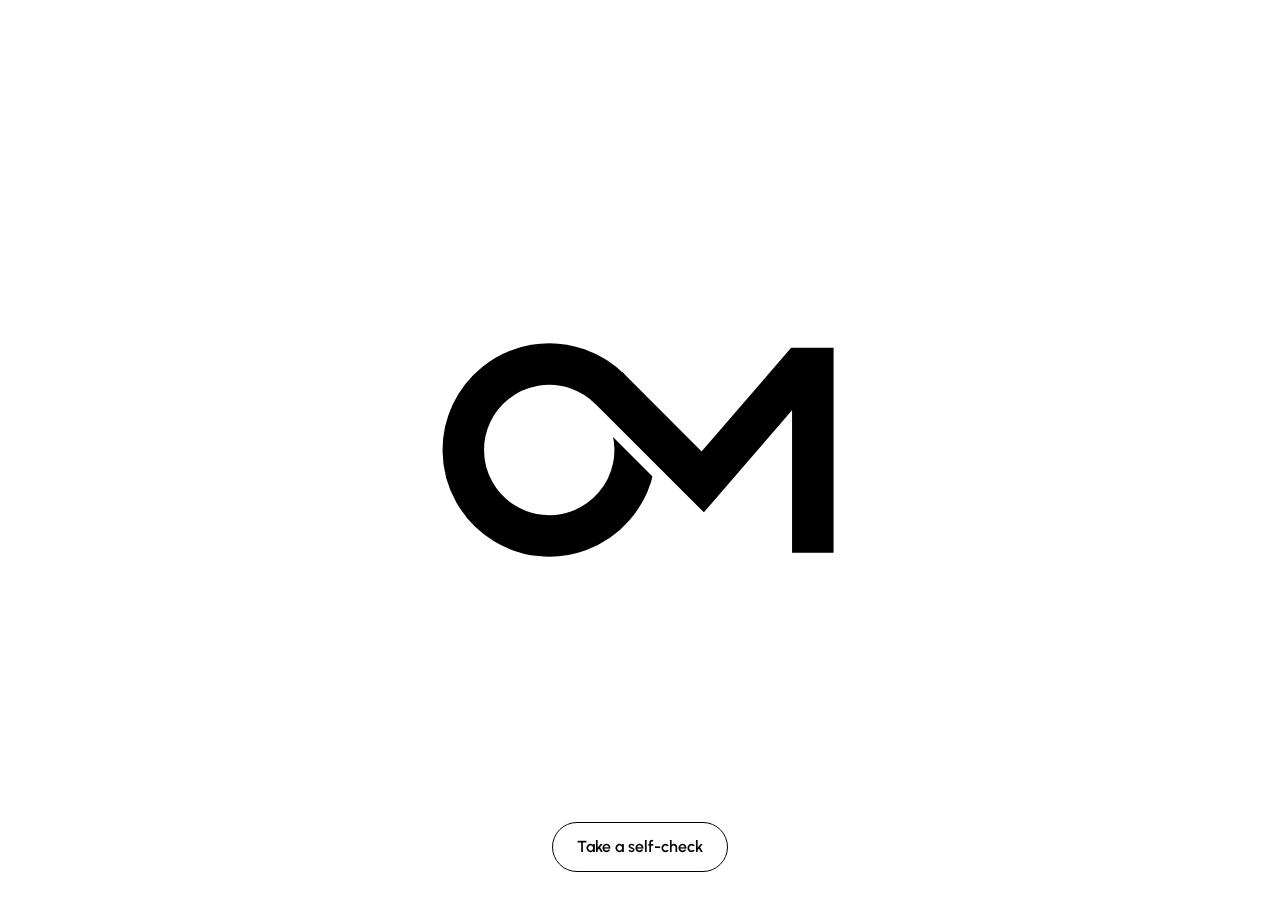
<file: index.html>
<!doctype html>
<html lang="en">
<head>
<meta charset="utf-8">
<meta name="viewport" content="width=device-width, initial-scale=1">
<title>Opus Meum</title>
<meta name="description" content="Opus Meum">
<meta name="theme-color" content="#ffffff">
<link rel="icon" href="favicon.svg" type="image/svg+xml">
<link rel="preconnect" href="https://fonts.googleapis.com">
<link rel="preconnect" href="https://fonts.gstatic.com" crossorigin>
<link href="https://fonts.googleapis.com/css2?family=Urbanist:wght@500;600&display=swap" rel="stylesheet">
<style>
  html, body { margin: 0; height: 100%; background: #fff; overflow: hidden; }
  canvas { position: fixed; inset: 0; width: 100%; height: 100%; display: block; }
  .logo {
    position: fixed; left: 50%; top: 50%; z-index: 1;
    width: min(46vw, 420px);
    transform: translate(-50%, -50%);
    -webkit-tap-highlight-color: transparent;
  }
  .logo svg { display: block; width: 100%; height: auto; overflow: visible; }
  .logo path { fill: none; stroke: #000; stroke-width: 86; }
  @media (max-width: 600px) { .logo { width: 62vw; } }
  .check-link {
    position: fixed; left: 50%; bottom: max(28px, env(safe-area-inset-bottom)); z-index: 2;
    transform: translateX(-50%);
    display: inline-flex; align-items: center; min-height: 48px; padding: 0 24px;
    border: 1.5px solid #000; border-radius: 999px; background: #fff; color: #000;
    font: 600 1rem/1 "Urbanist", system-ui, sans-serif; text-decoration: none; white-space: nowrap;
    transition: background-color .15s, color .15s;
  }
  .check-link:hover { background: #000; color: #fff; }
  .check-link:focus-visible { outline: 3px solid #000; outline-offset: 3px; }
</style>
</head>
<body>
<canvas id="net" aria-hidden="true"></canvas>
<div class="logo" id="logo">
  <svg viewBox="530 180 870 480" role="img" aria-label="Opus Meum">
    <defs>
      <mask id="c" maskUnits="userSpaceOnUse" x="500" y="150" width="1000" height="600">
        <rect x="500" y="150" width="1000" height="600" fill="#fff"/>
        <polygon points="876,360 1500,360 1500,900 1416,900" fill="#000"/>
      </mask>
      <clipPath id="t"><rect x="500" y="208" width="1000" height="600"/></clipPath>
    </defs>
    <path id="pO" mask="url(#c)" d="M 949.7 376.9 A 178 178 0 1 1 902.9 294.1"/>
    <path id="pM" clip-path="url(#t)" stroke-miterlimit="10" d="M 897.9 289.1 L 1095 486 L 1323 222 L 1323 633"/>
  </svg>
</div>
<a class="check-link" href="checks/">Take a self-check</a>
<script>
(() => {
  const cv = document.getElementById('net');
  const ctx = cv.getContext('2d');
  const logo = document.getElementById('logo');
  const svg = logo.querySelector('svg');
  const paths = [document.getElementById('pO'), document.getElementById('pM')];
  const VB = { x: 530, y: 180, w: 870 };
  const O_CENTER = { x: 777, y: 419.9 }; // centre of the O arc, radius 178 + half stroke 43 = 221
  const reduce = matchMedia('(prefers-reduced-motion: reduce)').matches;
  const TAU = Math.PI * 2;
  const rand = (a, b) => a + Math.random() * (b - a);

  let W, H, dpr, unit, maxNodes, center;
  let nodes = [], edges = [], pulses = [];
  let active = false, alpha = 0, pulseClock = 0;
  const mouse = { x: null, y: null };

  function resize() {
    dpr = Math.min(window.devicePixelRatio || 1, 2);
    W = innerWidth; H = innerHeight;
    cv.width = W * dpr; cv.height = H * dpr;
    ctx.setTransform(dpr, 0, 0, dpr, 0, 0);
    unit = Math.max(20, Math.min(W, H) / 20);
    maxNodes = Math.round(Math.min(900, Math.max(260, (W * H) / 2200)));
    const r = svg.getBoundingClientRect();
    center = { x: r.left + r.width / 2, y: r.top + r.height / 2 };
    clear();
    if (active) seed();
  }

  function clear() { nodes = []; edges = []; pulses = []; }

  // Logo coordinates (viewBox) to screen pixels.
  function toScreen(p) {
    const r = svg.getBoundingClientRect();
    const s = r.width / VB.w;
    return { x: r.left + (p.x - VB.x) * s, y: r.top + (p.y - VB.y) * s };
  }

  function addNode(x, y, depth, dir) {
    const n = { x, y, depth, dir, out: [], alive: false, flash: 0, born: 0 };
    nodes.push(n);
    return n;
  }

  function addEdge(a, b, delay = 0) {
    const len = Math.hypot(b.x - a.x, b.y - a.y) || 1;
    const e = { a, b, t: -delay, len, done: false };
    edges.push(e);
    a.out.push(e);
    return e;
  }

  // Start the network at points spread along the two logo strokes.
  function seed() {
    const total = paths.reduce((s, p) => s + p.getTotalLength(), 0);
    const count = 26;
    for (let i = 0; i < count; i++) {
      let d = (i + rand(0.15, 0.85)) / count * total;
      let path = paths[0];
      if (d > path.getTotalLength()) { d -= path.getTotalLength(); path = paths[1]; }
      const q = path.getPointAtLength(d);
      let p, dir;
      if (path === paths[0]) {
        // On the O: start at its outer edge and point away from its centre,
        // so no line crosses the hole.
        const a = Math.atan2(q.y - O_CENTER.y, q.x - O_CENTER.x);
        p = toScreen({ x: O_CENTER.x + Math.cos(a) * 221, y: O_CENTER.y + Math.sin(a) * 221 });
        dir = a + rand(-0.35, 0.35);
      } else {
        // On the M: start at the stroke's edge, growing out perpendicular to it.
        const L = path.getTotalLength();
        const q0 = path.getPointAtLength(Math.max(0, d - 2));
        const q1 = path.getPointAtLength(Math.min(L, d + 2));
        let nx = -(q1.y - q0.y), ny = q1.x - q0.x;
        const nl = Math.hypot(nx, ny) || 1; nx /= nl; ny /= nl;
        if (Math.random() < 0.5) { nx = -nx; ny = -ny; }
        // Never grow through the O's hole: flip to the other side if this way would.
        const hitsO = (sx, sy) => {
          for (let k = 43; k < 520; k += 15) {
            if (Math.hypot(q.x + sx * k - O_CENTER.x, q.y + sy * k - O_CENTER.y) < 150) return true;
          }
          return false;
        };
        if (hitsO(nx, ny)) { nx = -nx; ny = -ny; if (hitsO(nx, ny)) continue; }
        p = toScreen({ x: q.x + nx * 43, y: q.y + ny * 43 });
        dir = Math.atan2(ny, nx) + rand(-0.35, 0.35);
      }
      const root = addNode(p.x, p.y, 0, dir);
      root.alive = true;
      root.root = true;
      branch(root, i * 0.04);
    }
  }

  function nearest(x, y, radius, skip) {
    let best = null, bd = radius;
    for (const n of nodes) {
      if (n === skip) continue;
      const d = Math.hypot(n.x - x, n.y - y);
      if (d < bd) { bd = d; best = n; }
    }
    return best;
  }

  // Grow children out of a node that has just come alive.
  function branch(n, delay = 0) {
    if (nodes.length >= maxNodes) return;
    const q = Math.random();
    const k = n.depth < 3 ? 2 : (q < 0.12 ? 3 : q < 0.7 ? 2 : q < 0.93 ? 1 : 0);
    const outward = Math.atan2(n.y - center.y, n.x - center.x);
    for (let i = 0; i < k; i++) {
      let ang = n.dir + rand(-0.8, 0.8);
      ang += angleDiff(outward, ang) * 0.25;
      if (active && mouse.x !== null) {
        const toMouse = Math.atan2(mouse.y - n.y, mouse.x - n.x);
        ang += angleDiff(toMouse, ang) * 0.12;
      }
      // Roots sit on the logo, so their first edge reaches past its edge.
      const len = n.root ? exitDist(n, ang) + unit * rand(0.35, 0.9) : unit * rand(0.7, 1.35);
      const x = n.x + Math.cos(ang) * len;
      const y = n.y + Math.sin(ang) * len;
      if (x < -unit || x > W + unit || y < -unit || y > H + unit) continue;
      if (insideLogo(x, y)) continue;
      const near = nearest(x, y, unit * 0.5, n);
      if (near) {
        // Join an existing node instead of crowding it: a synapse.
        if (!n.out.some(e => e.b === near)) addEdge(n, near, delay);
        continue;
      }
      addEdge(n, addNode(x, y, n.depth + 1, ang), delay + rand(0, 0.15));
    }
    // Occasional sideways link to a neighbour, so it reads as a mesh.
    if (n.depth > 0 && Math.random() < 0.3) {
      const m = nearest(n.x + rand(-unit, unit), n.y + rand(-unit, unit), unit * 1.5, n);
      if (m && m.alive && !n.out.some(e => e.b === m) && !m.out.some(e => e.b === n)) addEdge(n, m, delay + 0.1);
    }
  }

  // Keep new growth out of the logo's own area so the mark stays clean.
  function insideLogo(x, y) {
    const r = svg.getBoundingClientRect();
    const m = unit * 0.15;
    return x > r.left - m && x < r.right + m && y > r.top - m && y < r.bottom + m;
  }

  // Distance from a point inside the logo box to the box edge along an angle.
  function exitDist(n, ang) {
    const r = svg.getBoundingClientRect();
    const cx = Math.cos(ang), cy = Math.sin(ang);
    const tx = cx > 0 ? (r.right - n.x) / cx : cx < 0 ? (r.left - n.x) / cx : Infinity;
    const ty = cy > 0 ? (r.bottom - n.y) / cy : cy < 0 ? (r.top - n.y) / cy : Infinity;
    return Math.max(0, Math.min(tx, ty));
  }

  function angleDiff(a, b) {
    let d = (a - b) % TAU;
    if (d > Math.PI) d -= TAU;
    if (d < -Math.PI) d += TAU;
    return d;
  }

  function update(dt) {
    alpha += (active ? 3 : -1.8) * dt;
    alpha = Math.max(0, Math.min(1, alpha));
    if (!active && alpha === 0 && nodes.length) clear();

    if (active) {
      const speed = unit * 3.2;
      for (let i = 0; i < edges.length; i++) {
        const e = edges[i];
        if (e.done) continue;
        e.t += dt * speed / e.len;
        if (e.t >= 1) {
          e.t = 1; e.done = true;
          if (!e.b.alive) { e.b.alive = true; e.b.flash = 1; branch(e.b); }
        }
      }
    }

    for (const n of nodes) n.flash = Math.max(0, n.flash - dt * 2.2);

    // Signals travelling outward along grown edges.
    if (!reduce && alpha > 0.3) {
      pulseClock -= dt;
      if (pulseClock <= 0 && pulses.length < 70) {
        pulseClock = 0.06;
        const roots = nodes.filter(n => n.root);
        const r = roots[(Math.random() * roots.length) | 0];
        const opts = r ? r.out.filter(e => e.done) : [];
        if (opts.length) pulses.push({ e: opts[(Math.random() * opts.length) | 0], p: 0 });
      }
    }
    const pspeed = unit * 7;
    pulses = pulses.filter(pl => {
      pl.p += dt * pspeed / pl.e.len;
      if (pl.p < 1) return true;
      const n = pl.e.b;
      n.flash = 1;
      const next = n.out.filter(e => e.done);
      if (!next.length) return false;
      pl.e = next[(Math.random() * next.length) | 0];
      pl.p = 0;
      return true;
    });
  }

  function draw() {
    ctx.clearRect(0, 0, W, H);
    if (alpha <= 0) return;
    ctx.globalAlpha = alpha;

    ctx.lineWidth = 1;
    ctx.strokeStyle = 'rgba(0,0,0,0.28)';
    ctx.beginPath();
    for (const e of edges) {
      if (e.t <= 0) continue;
      ctx.moveTo(e.a.x, e.a.y);
      ctx.lineTo(e.a.x + (e.b.x - e.a.x) * e.t, e.a.y + (e.b.y - e.a.y) * e.t);
    }
    ctx.stroke();

    ctx.fillStyle = '#000';
    for (const n of nodes) {
      if (!n.alive || n.root) continue;
      const r = 1.6 + n.flash * 2.2;
      ctx.beginPath(); ctx.arc(n.x, n.y, r, 0, TAU); ctx.fill();
      if (n.flash > 0.05) {
        ctx.strokeStyle = `rgba(0,0,0,${n.flash * 0.35})`;
        ctx.beginPath(); ctx.arc(n.x, n.y, r + (1 - n.flash) * 9, 0, TAU); ctx.stroke();
      }
    }

    for (const pl of pulses) {
      const e = pl.e;
      const x = e.a.x + (e.b.x - e.a.x) * pl.p;
      const y = e.a.y + (e.b.y - e.a.y) * pl.p;
      const tx = e.a.x + (e.b.x - e.a.x) * Math.max(0, pl.p - 0.35);
      const ty = e.a.y + (e.b.y - e.a.y) * Math.max(0, pl.p - 0.35);
      ctx.strokeStyle = 'rgba(0,0,0,0.75)';
      ctx.lineWidth = 1.6;
      ctx.beginPath(); ctx.moveTo(tx, ty); ctx.lineTo(x, y); ctx.stroke();
      ctx.beginPath(); ctx.arc(x, y, 2, 0, TAU); ctx.fill();
    }
    ctx.globalAlpha = 1;
  }

  function start() {
    if (active) return;
    active = true;
    if (!nodes.length) seed();
    if (reduce) { for (let i = 0; i < 400; i++) update(0.1); }
  }
  function stop() { active = false; }

  logo.addEventListener('pointerenter', e => { if (e.pointerType !== 'touch') start(); });
  logo.addEventListener('pointerleave', e => { if (e.pointerType !== 'touch') stop(); });
  logo.addEventListener('pointerdown', e => { if (e.pointerType === 'touch') active ? stop() : start(); });
  addEventListener('pointermove', e => { mouse.x = e.clientX; mouse.y = e.clientY; });
  addEventListener('resize', resize);

  let last = performance.now();
  function frame(now) {
    const dt = Math.min(0.05, (now - last) / 1000);
    last = now;
    update(dt);
    draw();
    requestAnimationFrame(frame);
  }
  resize();
  requestAnimationFrame(frame);
})();
</script>
</body>
</html>
</file>
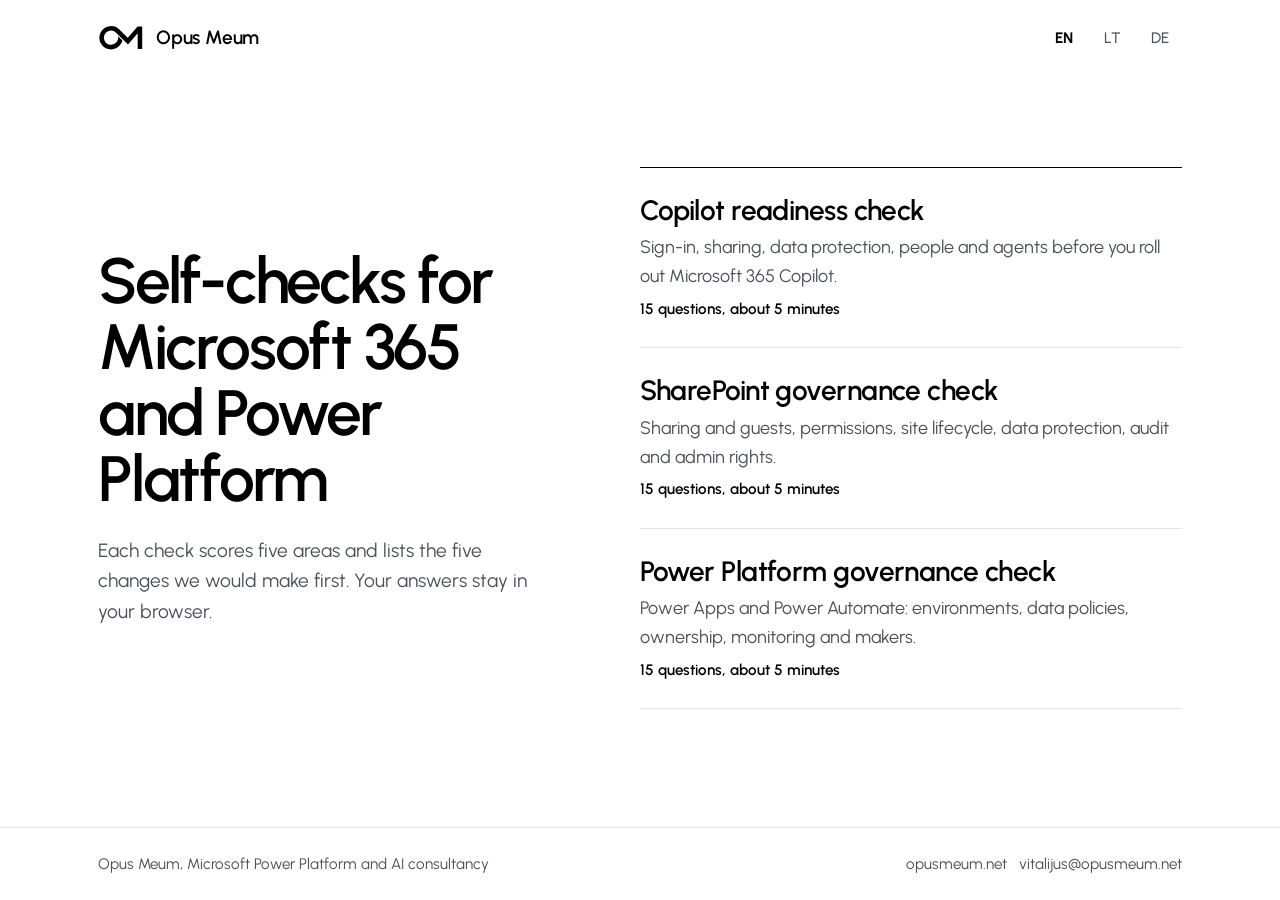
<file: checks/index.html>
<!doctype html>
<html lang="en" data-root="../">
<head>
<meta charset="utf-8">
<meta name="viewport" content="width=device-width, initial-scale=1">
<title>Microsoft 365 and Power Platform self-checks | Opus Meum</title>
<meta name="description" content="Three self-checks for IT leads: Copilot readiness, SharePoint governance and Power Platform governance. Each scores five areas and lists what to fix first.">
<meta property="og:title" content="Microsoft 365 and Power Platform self-checks | Opus Meum">
<meta property="og:description" content="Three self-checks for IT leads: Copilot readiness, SharePoint governance and Power Platform governance. Each scores five areas and lists what to fix first.">
<meta property="og:type" content="website">
<meta property="og:url" content="https://vitmonko.github.io/opusmeum.ai/checks/">
<meta name="theme-color" content="#ffffff">
<link rel="canonical" href="https://vitmonko.github.io/opusmeum.ai/checks/">
<link rel="alternate" hreflang="en" href="https://vitmonko.github.io/opusmeum.ai/checks/">
<link rel="alternate" hreflang="lt" href="https://vitmonko.github.io/opusmeum.ai/lt/checks/">
<link rel="alternate" hreflang="de" href="https://vitmonko.github.io/opusmeum.ai/de/checks/">
<link rel="alternate" hreflang="x-default" href="https://vitmonko.github.io/opusmeum.ai/checks/">
<link rel="icon" href="../favicon.svg" type="image/svg+xml">
<link rel="preconnect" href="https://fonts.googleapis.com">
<link rel="preconnect" href="https://fonts.gstatic.com" crossorigin>
<link href="https://fonts.googleapis.com/css2?family=Urbanist:wght@400;500;600;700&display=swap" rel="stylesheet">
<link rel="stylesheet" href="../assets/check.css">
</head>
<body>
<a class="skip" href="#main">Skip to content</a>
<header class="top">
  <div class="wrap">
    <a class="brand" href="../"><svg viewBox="530 180 870 480" aria-hidden="true" focusable="false"><defs><mask id="c" maskUnits="userSpaceOnUse" x="500" y="150" width="1000" height="600"><rect x="500" y="150" width="1000" height="600" fill="#fff"/><polygon points="876,360 1500,360 1500,900 1416,900" fill="#000"/></mask><clipPath id="t"><rect x="500" y="208" width="1000" height="600"/></clipPath></defs><path mask="url(#c)" d="M 949.7 376.9 A 178 178 0 1 1 902.9 294.1"/><path clip-path="url(#t)" stroke-miterlimit="10" d="M 897.9 289.1 L 1095 486 L 1323 222 L 1323 633"/></svg><span>Opus Meum</span></a>
    <nav class="lang" aria-label="Language"><a href="../checks/" hreflang="en" lang="en" aria-current="true">EN</a><a href="../lt/checks/" hreflang="lt" lang="lt">LT</a><a href="../de/checks/" hreflang="de" lang="de">DE</a></nav>
  </div>
</header>
<main id="main">
  <section class="screen hub">
    <div class="wrap">
      <div>
        <h1>Self-checks for Microsoft 365 and Power Platform</h1>
        <p class="lede">Each check scores five areas and lists the five changes we would make first. Your answers stay in your browser.</p>
      </div>
      <ul class="picks">
      <li><a href="../copilot-readiness/" class="pick"><span class="pick-name">Copilot readiness check</span><span class="pick-desc">Sign-in, sharing, data protection, people and agents before you roll out Microsoft 365 Copilot.</span><span class="pick-meta">15 questions, about 5 minutes</span></a></li>
      <li><a href="../sharepoint-governance/" class="pick"><span class="pick-name">SharePoint governance check</span><span class="pick-desc">Sharing and guests, permissions, site lifecycle, data protection, audit and admin rights.</span><span class="pick-meta">15 questions, about 5 minutes</span></a></li>
      <li><a href="../power-platform-governance/" class="pick"><span class="pick-name">Power Platform governance check</span><span class="pick-desc">Power Apps and Power Automate: environments, data policies, ownership, monitoring and makers.</span><span class="pick-meta">15 questions, about 5 minutes</span></a></li>
      </ul>
    </div>
  </section>
</main>
<footer class="foot">
  <div class="wrap">
    <span>Opus Meum, Microsoft Power Platform and AI consultancy</span>
    <span><a href="https://opusmeum.net/">opusmeum.net</a> &nbsp; <a href="mailto:vitalijus@opusmeum.net">vitalijus@opusmeum.net</a></span>
  </div>
</footer>
</body>
</html>
</file>
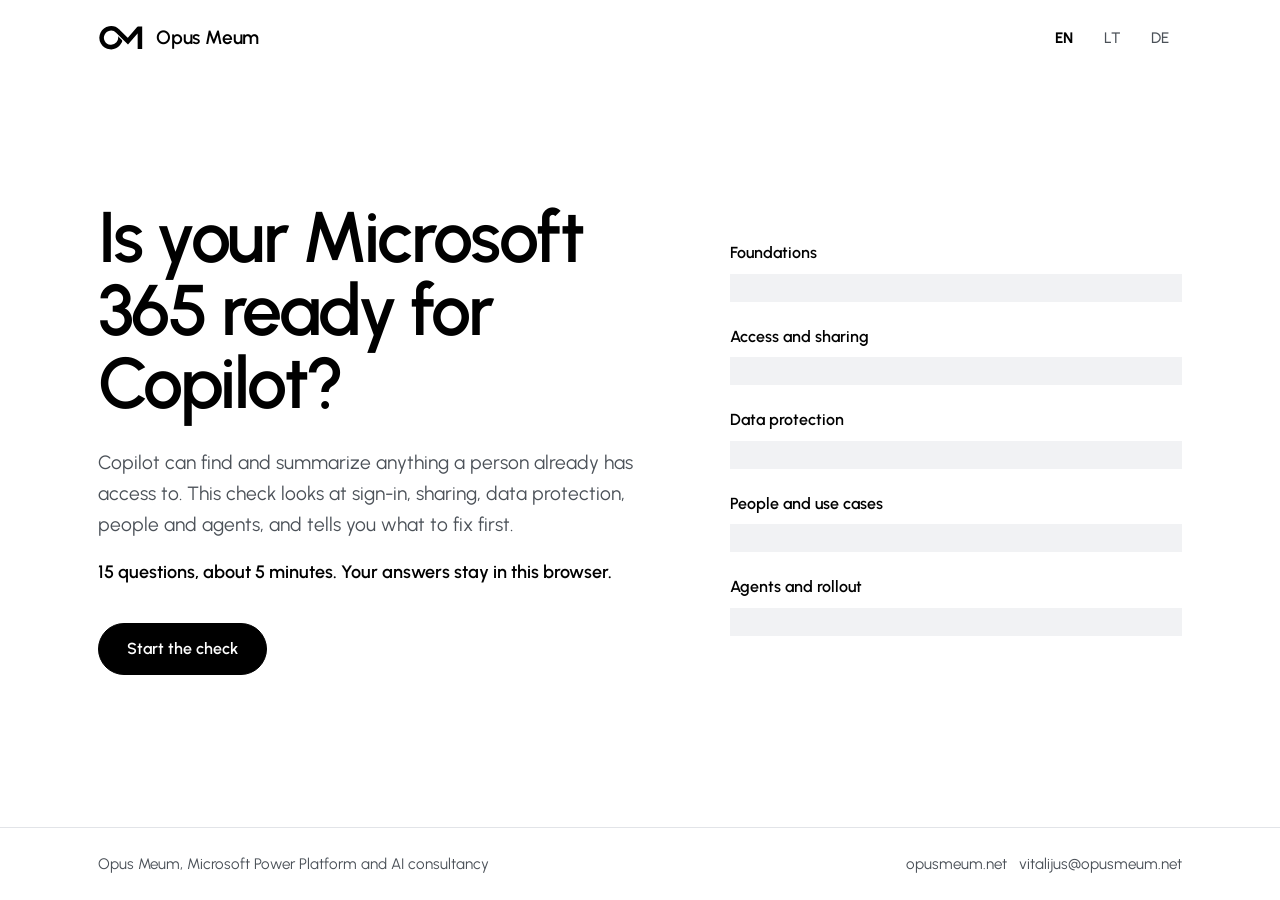
<file: copilot-readiness/index.html>
<!doctype html>
<html lang="en" data-root="../">
<head>
<meta charset="utf-8">
<meta name="viewport" content="width=device-width, initial-scale=1">
<title>Copilot readiness check | Opus Meum</title>
<meta name="description" content="Fifteen questions on sign-in, sharing, data protection, people and agents. See how ready your Microsoft 365 is for Copilot and what to fix first.">
<meta property="og:title" content="Copilot readiness check | Opus Meum">
<meta property="og:description" content="Fifteen questions on sign-in, sharing, data protection, people and agents. See how ready your Microsoft 365 is for Copilot and what to fix first.">
<meta property="og:type" content="website">
<meta property="og:url" content="https://vitmonko.github.io/opusmeum.ai/copilot-readiness/">
<meta name="theme-color" content="#ffffff">
<link rel="canonical" href="https://vitmonko.github.io/opusmeum.ai/copilot-readiness/">
<link rel="alternate" hreflang="en" href="https://vitmonko.github.io/opusmeum.ai/copilot-readiness/">
<link rel="alternate" hreflang="lt" href="https://vitmonko.github.io/opusmeum.ai/lt/copilot-readiness/">
<link rel="alternate" hreflang="de" href="https://vitmonko.github.io/opusmeum.ai/de/copilot-readiness/">
<link rel="alternate" hreflang="x-default" href="https://vitmonko.github.io/opusmeum.ai/copilot-readiness/">
<link rel="icon" href="../favicon.svg" type="image/svg+xml">
<link rel="preconnect" href="https://fonts.googleapis.com">
<link rel="preconnect" href="https://fonts.gstatic.com" crossorigin>
<link href="https://fonts.googleapis.com/css2?family=Urbanist:wght@400;500;600;700&display=swap" rel="stylesheet">
<link rel="stylesheet" href="../assets/check.css">
</head>
<body>
<a class="skip" href="#main">Skip to content</a>
<header class="top">
  <div class="wrap">
    <a class="brand" href="../"><svg viewBox="530 180 870 480" aria-hidden="true" focusable="false"><defs><mask id="c" maskUnits="userSpaceOnUse" x="500" y="150" width="1000" height="600"><rect x="500" y="150" width="1000" height="600" fill="#fff"/><polygon points="876,360 1500,360 1500,900 1416,900" fill="#000"/></mask><clipPath id="t"><rect x="500" y="208" width="1000" height="600"/></clipPath></defs><path mask="url(#c)" d="M 949.7 376.9 A 178 178 0 1 1 902.9 294.1"/><path clip-path="url(#t)" stroke-miterlimit="10" d="M 897.9 289.1 L 1095 486 L 1323 222 L 1323 633"/></svg><span>Opus Meum</span></a>
    <nav class="lang" aria-label="Language"><a href="../copilot-readiness/" hreflang="en" lang="en" aria-current="true">EN</a><a href="../lt/copilot-readiness/" hreflang="lt" lang="lt">LT</a><a href="../de/copilot-readiness/" hreflang="de" lang="de">DE</a></nav>
  </div>
</header>
<main id="main">
  <section class="screen intro" id="intro"><div class="wrap"><noscript><p>This check needs JavaScript. You can also email us at <a href="mailto:vitalijus@opusmeum.net">vitalijus@opusmeum.net</a></p></noscript></div></section>
  <section class="screen ask" id="ask" hidden></section>
  <section class="screen result" id="result" hidden></section>
</main>
<footer class="foot">
  <div class="wrap">
    <span>Opus Meum, Microsoft Power Platform and AI consultancy</span>
    <span><a href="https://opusmeum.net/">opusmeum.net</a> &nbsp; <a href="mailto:vitalijus@opusmeum.net">vitalijus@opusmeum.net</a></span>
  </div>
</footer>
<script src="../assets/checks/copilot.js" defer></script>
<script src="../assets/check.js" defer></script>
</body>
</html>
</file>
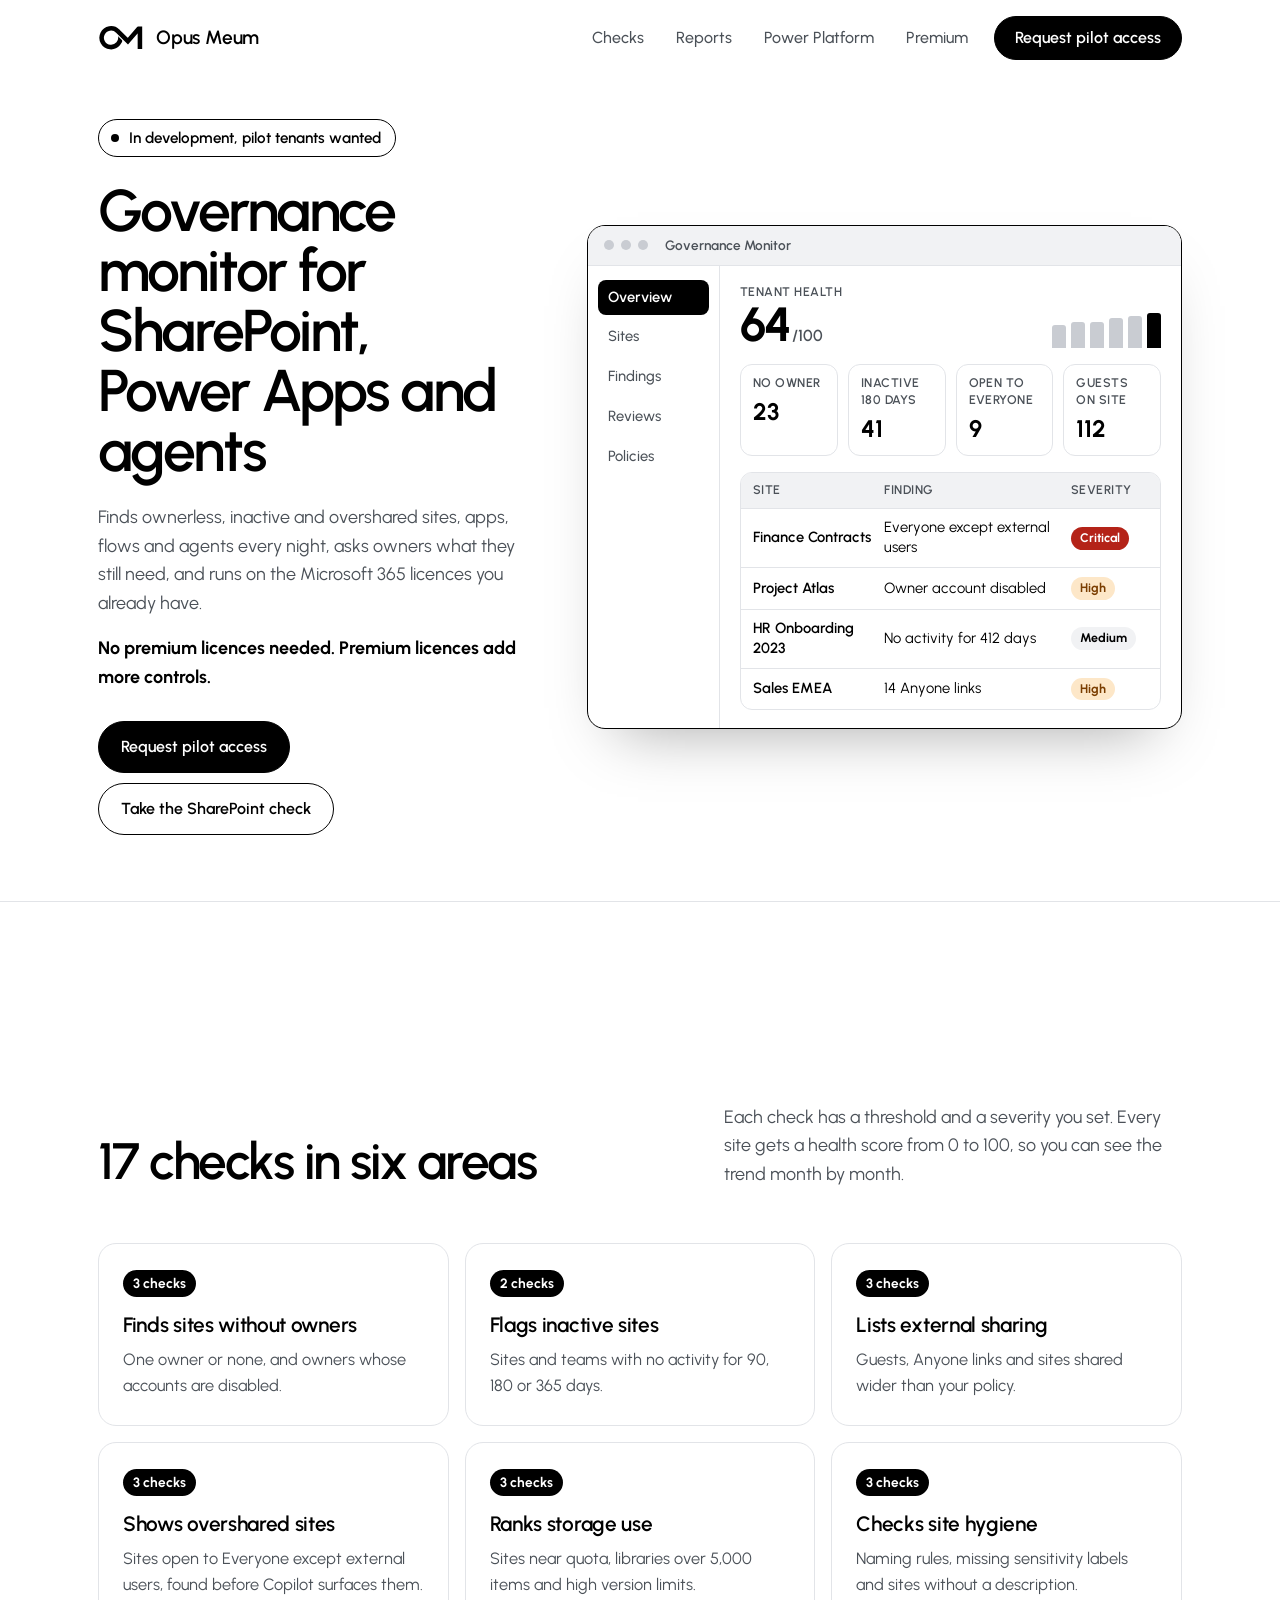
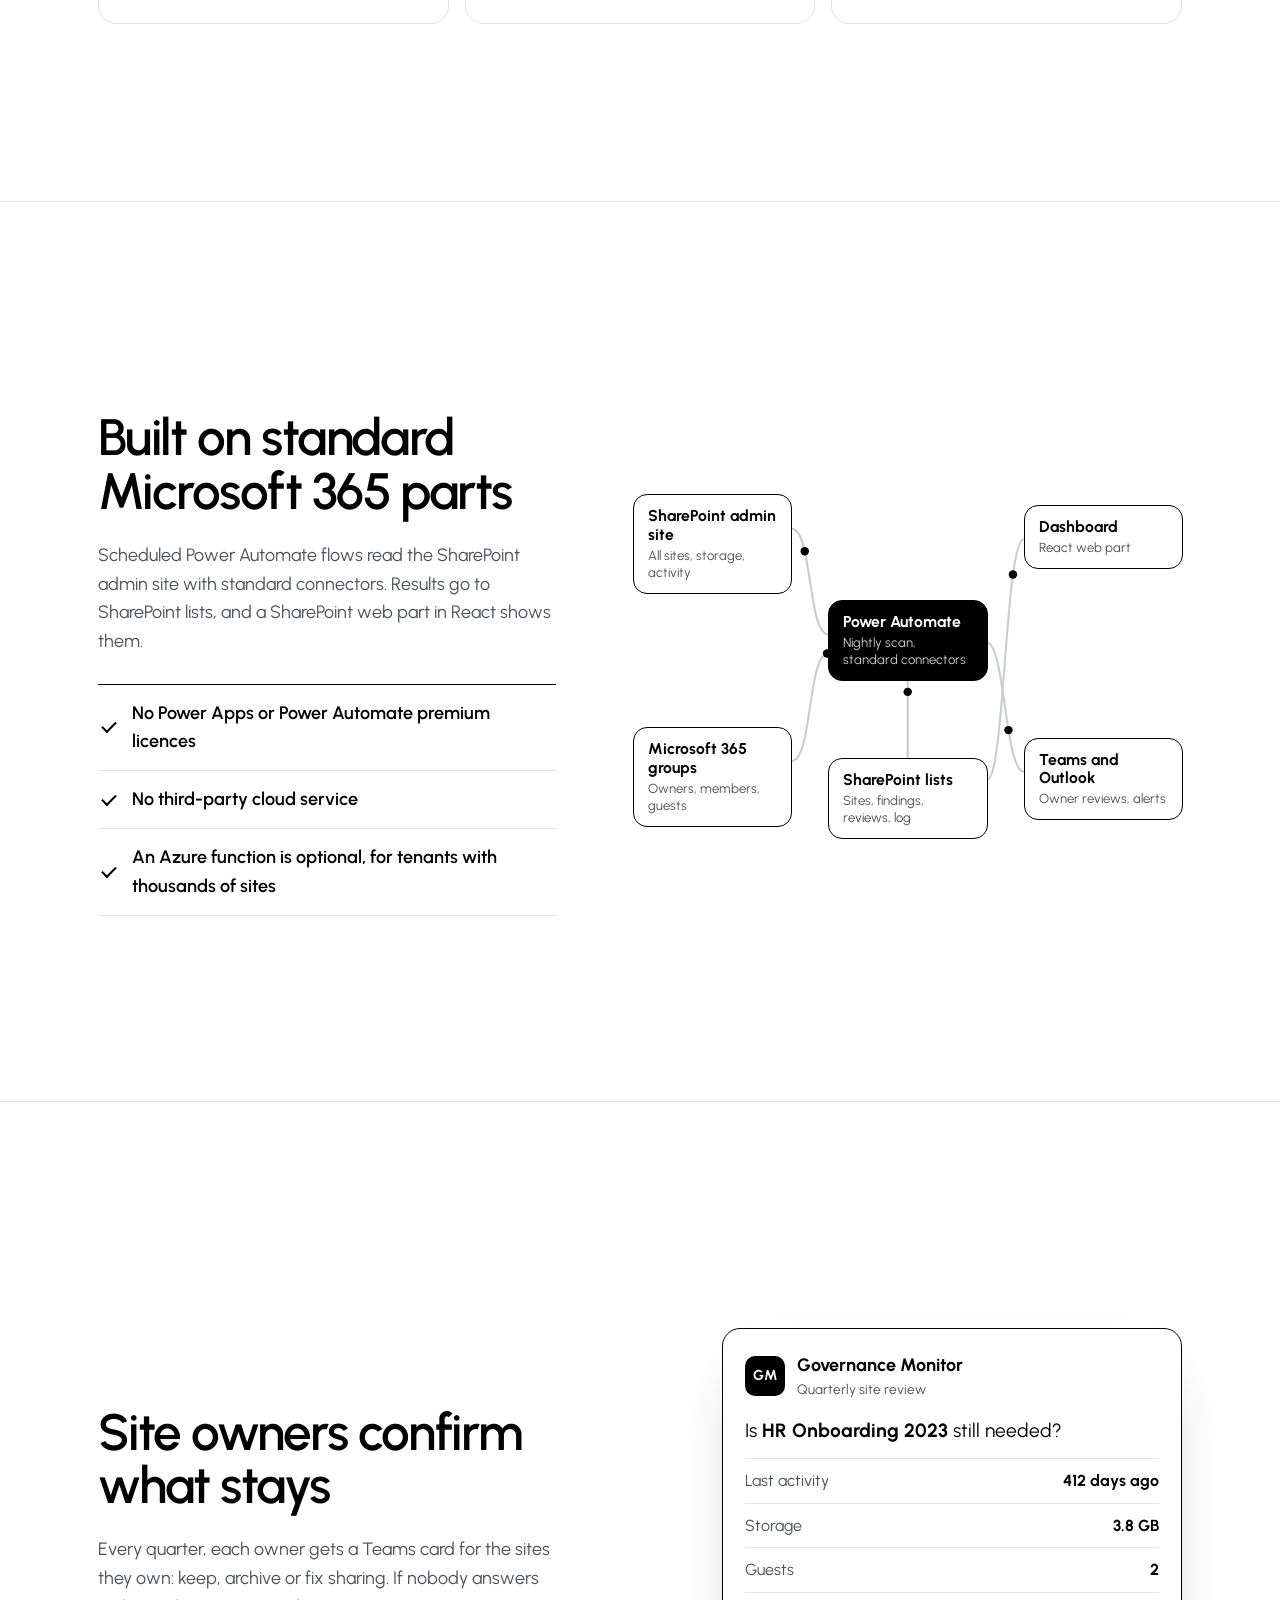
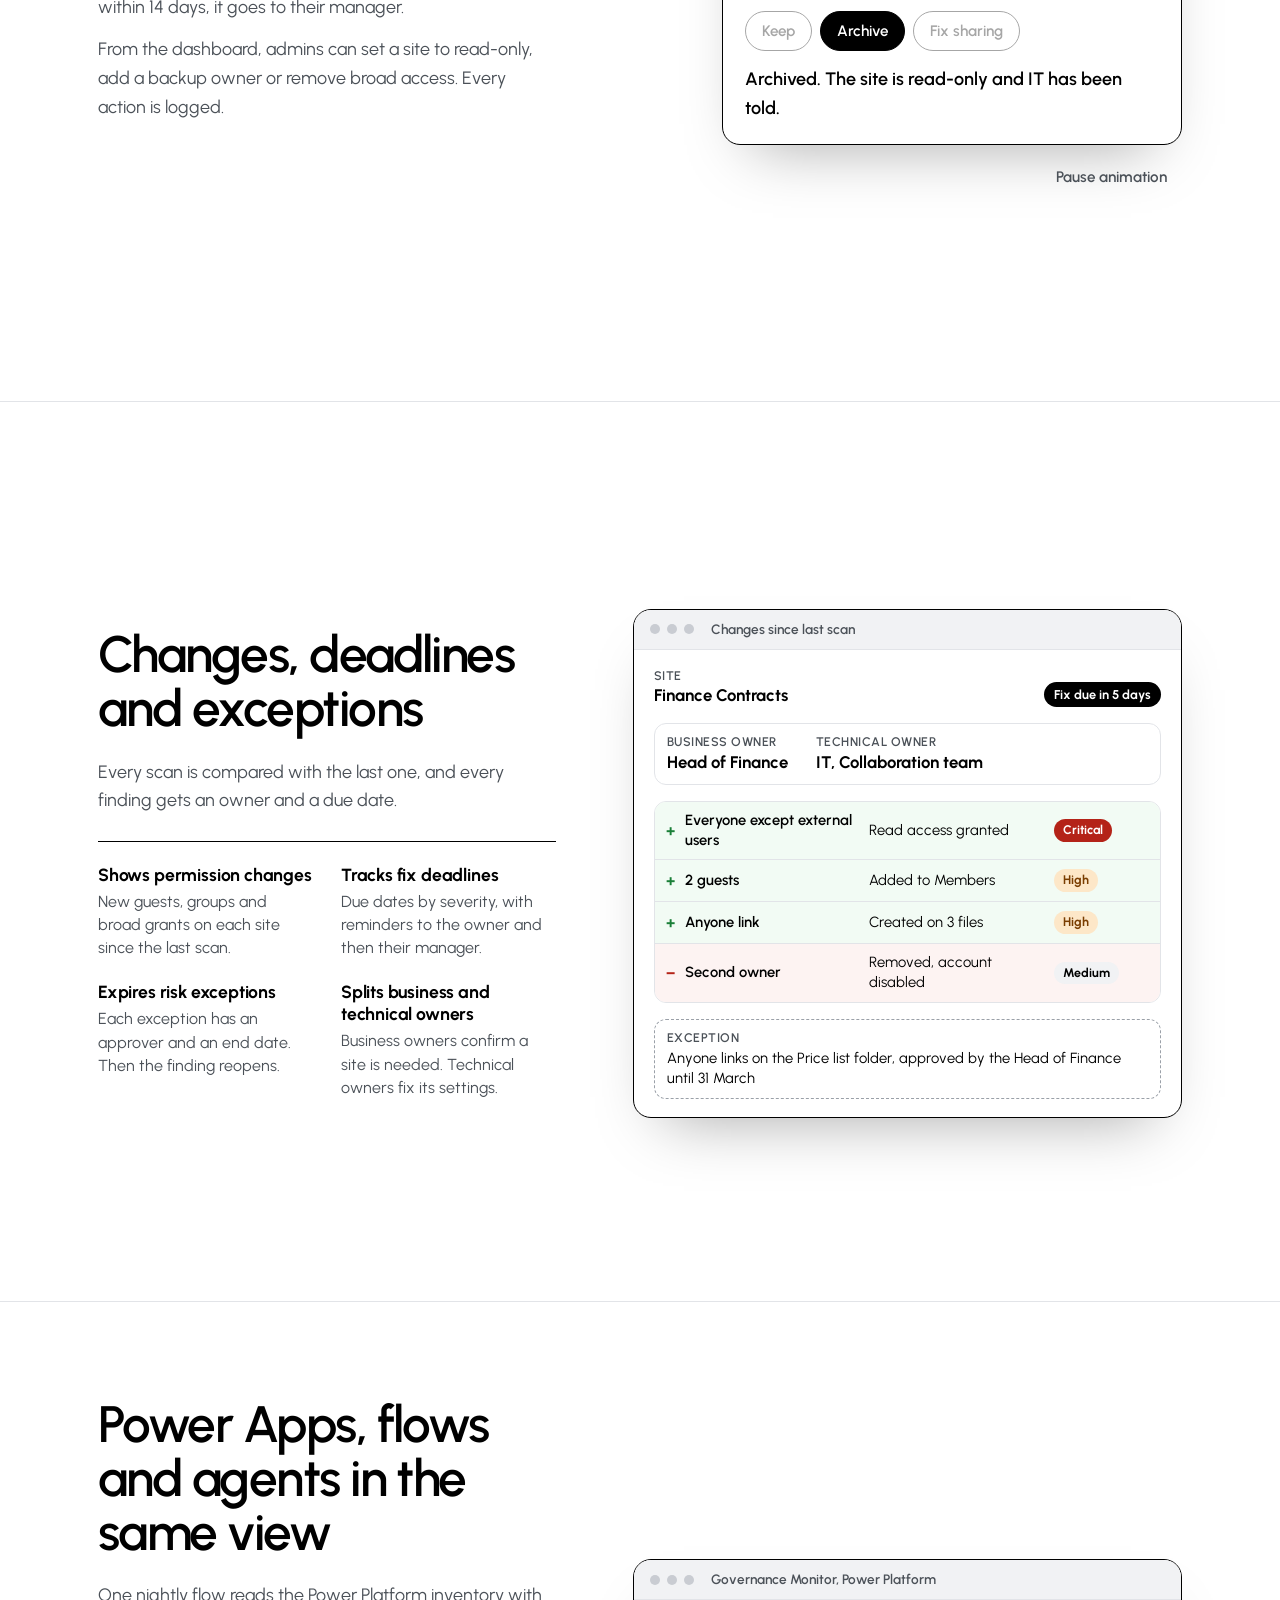
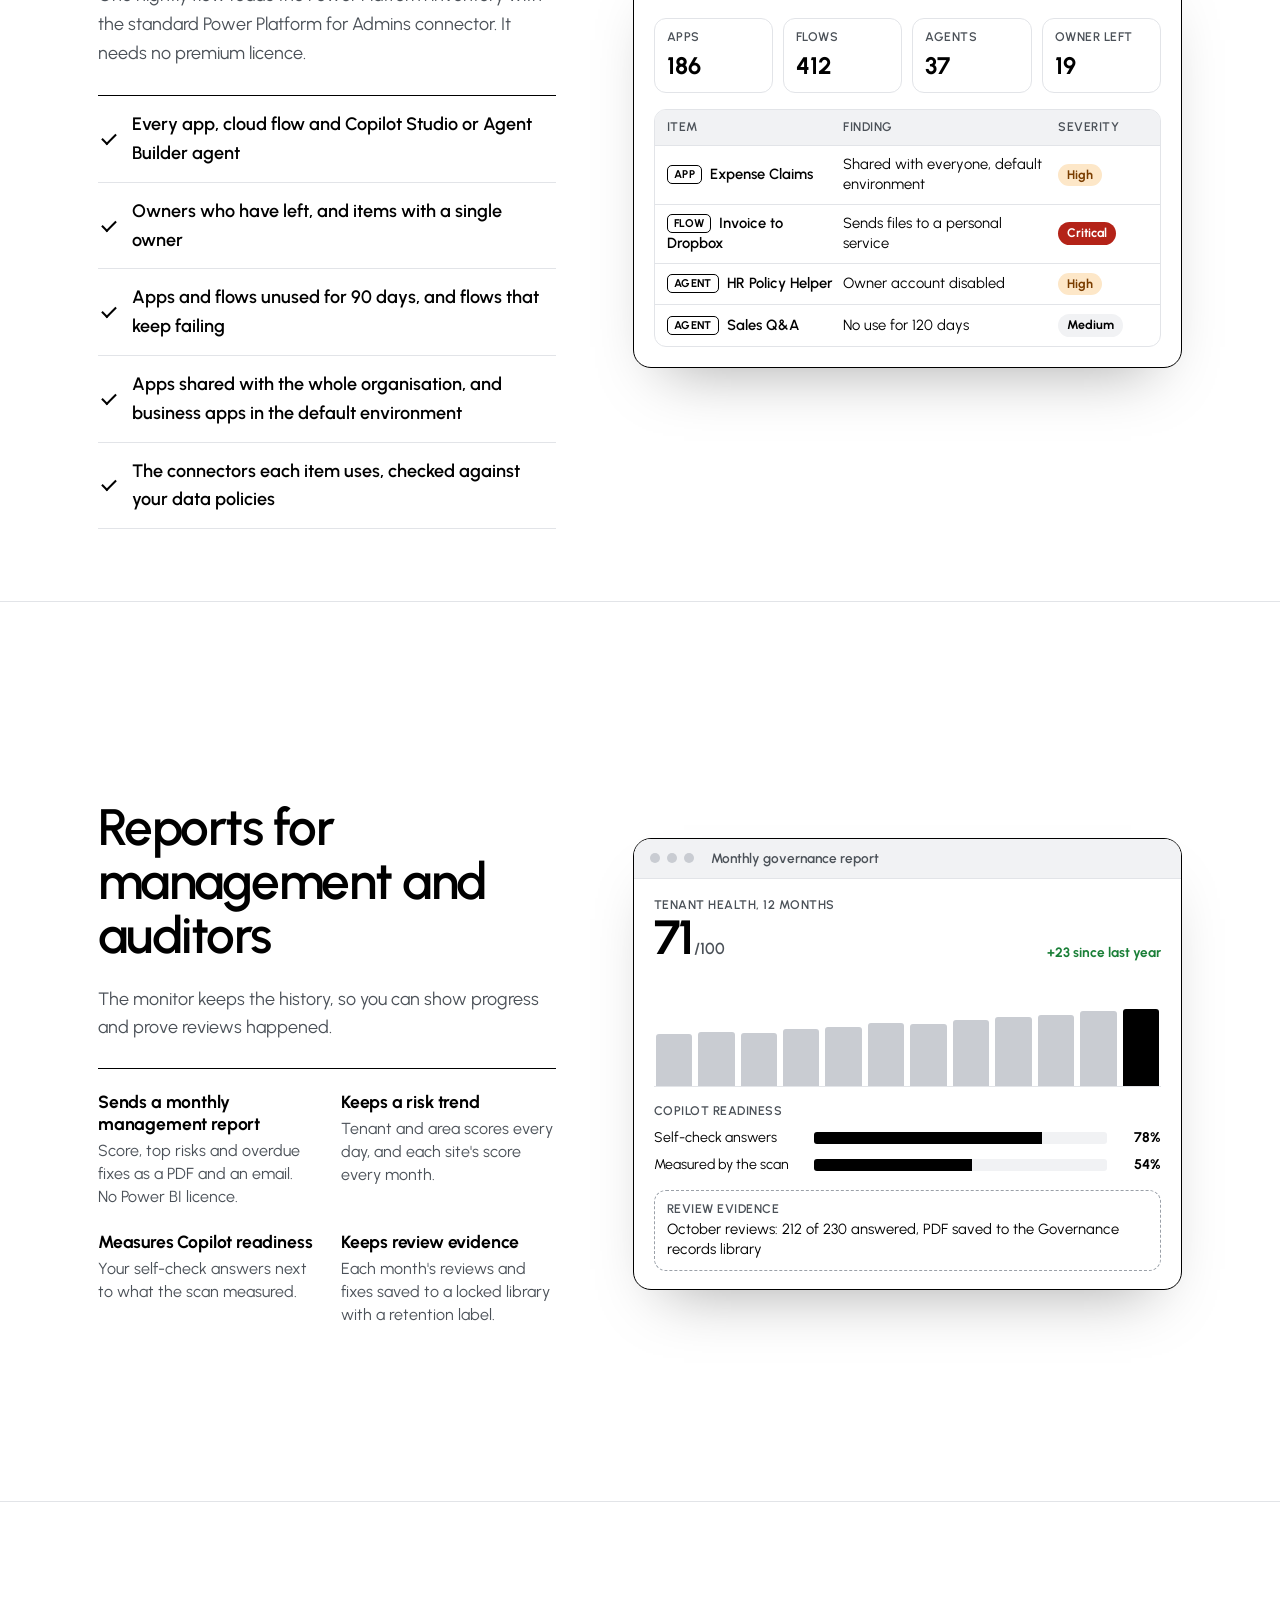
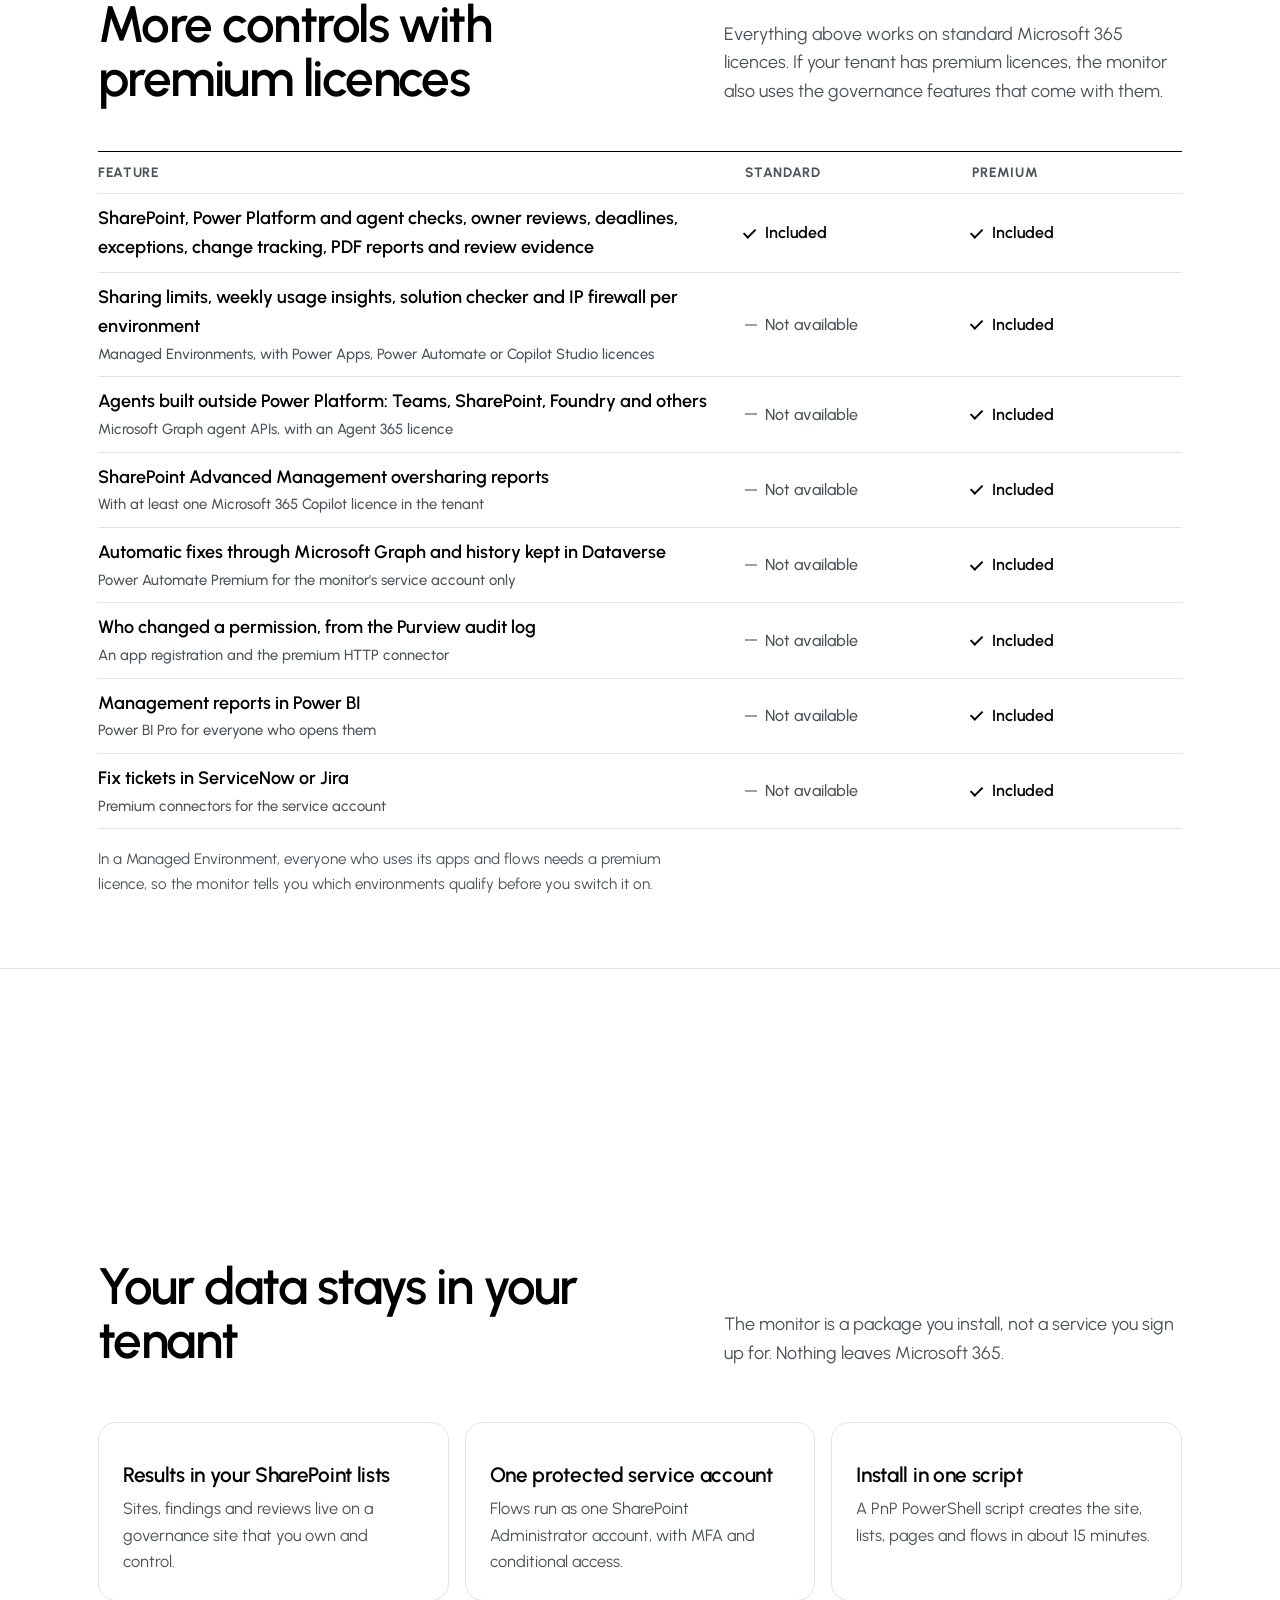
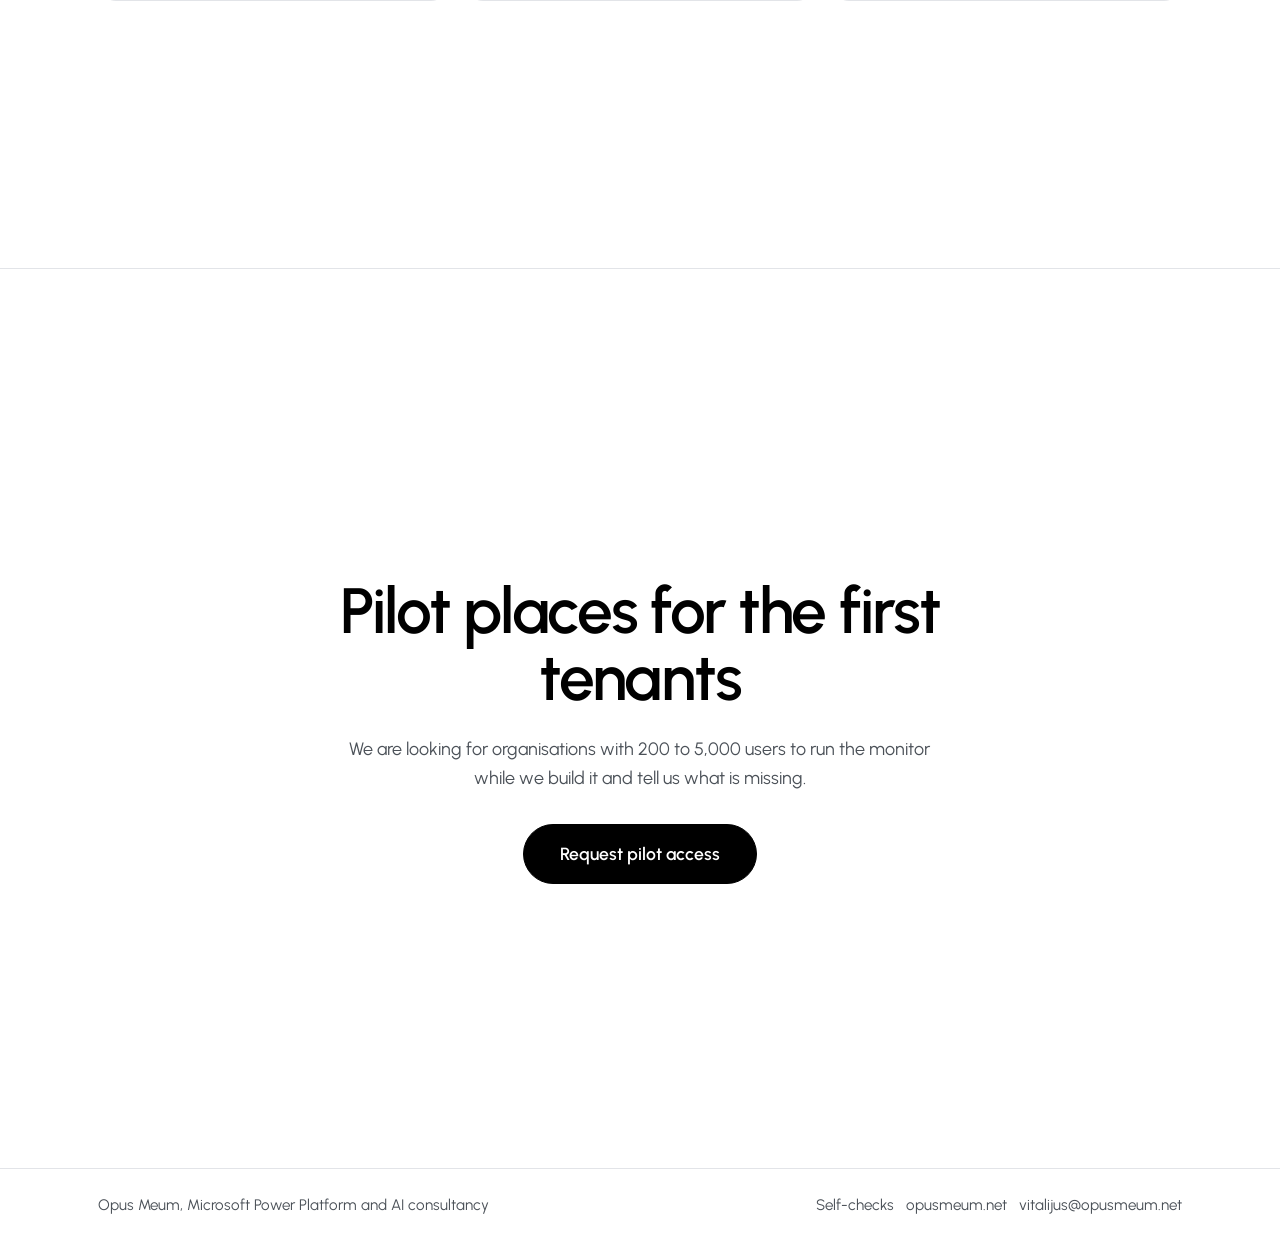
<file: governance-monitor/index.html>
<!doctype html>
<html lang="en" data-type="software" data-root="../">
<head>
<meta charset="utf-8">
<meta name="viewport" content="width=device-width, initial-scale=1">
<title>Governance Monitor for SharePoint, Power Apps and agents | Opus Meum</title>
<meta name="description" content="A governance monitor for SharePoint, Power Apps, Power Automate and Copilot agents that runs on standard Microsoft 365 licences, with more controls for tenants that have premium licences.">
<meta name="page-type" content="software">
<meta name="site-kind" content="software">
<meta property="og:title" content="Governance Monitor for SharePoint, Power Apps and agents | Opus Meum">
<meta property="og:description" content="Finds ownerless, inactive and overshared sites, apps, flows and agents. Runs on standard Microsoft 365 licences. In development, pilot tenants wanted.">
<meta property="og:type" content="website">
<meta property="og:url" content="https://vitmonko.github.io/opusmeum.ai/governance-monitor/">
<meta name="theme-color" content="#ffffff">
<link rel="canonical" href="https://vitmonko.github.io/opusmeum.ai/governance-monitor/">
<link rel="icon" href="../favicon.svg" type="image/svg+xml">
<link rel="preconnect" href="https://fonts.googleapis.com">
<link rel="preconnect" href="https://fonts.gstatic.com" crossorigin>
<link href="https://fonts.googleapis.com/css2?family=Urbanist:wght@400;500;600;700&display=swap" rel="stylesheet">
<link rel="stylesheet" href="../assets/check.css">
<link rel="stylesheet" href="../assets/product.css">
</head>
<body class="product">
<a class="skip" href="#main">Skip to content</a>
<header class="top">
  <div class="wrap">
    <a class="brand" href="../"><svg viewBox="530 180 870 480" aria-hidden="true" focusable="false"><defs><mask id="c" maskUnits="userSpaceOnUse" x="500" y="150" width="1000" height="600"><rect x="500" y="150" width="1000" height="600" fill="#fff"/><polygon points="876,360 1500,360 1500,900 1416,900" fill="#000"/></mask><clipPath id="t"><rect x="500" y="208" width="1000" height="600"/></clipPath></defs><path mask="url(#c)" d="M 949.7 376.9 A 178 178 0 1 1 902.9 294.1"/><path clip-path="url(#t)" stroke-miterlimit="10" d="M 897.9 289.1 L 1095 486 L 1323 222 L 1323 633"/></svg><span>Opus Meum</span></a>
    <nav class="pnav" aria-label="Page">
      <a href="#checks">Checks</a>
      <a href="#reports">Reports</a>
      <a href="#power-platform">Power Platform</a>
      <a href="#premium">Premium</a>
      <a class="btn btn-solid btn-sm" href="mailto:vitalijus@opusmeum.net?subject=Governance%20Monitor%20pilot">Request pilot access</a>
    </nav>
  </div>
</header>

<main id="main">

  <!-- Hero: the product's own UI as live HTML -->
  <section class="sec hero" data-enter>
    <div class="wrap">
      <div class="hero-copy">
        <p class="status"><span class="dot" aria-hidden="true"></span>In development, pilot tenants wanted</p>
        <h1>Governance monitor for SharePoint, Power Apps and agents</h1>
        <p class="lede">Finds ownerless, inactive and overshared sites, apps, flows and agents every night, asks owners what they still need, and runs on the Microsoft 365 licences you already have.</p>
        <p class="fact">No premium licences needed. Premium licences add more controls.</p>
        <div class="actions">
          <a class="btn btn-solid" href="mailto:vitalijus@opusmeum.net?subject=Governance%20Monitor%20pilot">Request pilot access</a>
          <a class="btn btn-line" href="../sharepoint-governance/">Take the SharePoint check</a>
        </div>
      </div>

      <div class="app-frame" role="img" aria-label="Governance Monitor dashboard with a tenant health score of 64, four finding counts and a list of open findings">
        <div class="app-bar"><i></i><i></i><i></i><span>Governance Monitor</span></div>
        <div class="app-body">
          <aside class="app-side" aria-hidden="true">
            <b class="on">Overview</b><b>Sites</b><b>Findings</b><b>Reviews</b><b>Policies</b>
          </aside>
          <div class="app-main" aria-hidden="true">
            <div class="score-row">
              <div>
                <span class="k">Tenant health</span>
                <span class="score"><span data-count="64">64</span><small>/100</small></span>
              </div>
              <div class="spark"><span style="--v:.42"></span><span style="--v:.48"></span><span style="--v:.47"></span><span style="--v:.55"></span><span style="--v:.58"></span><span style="--v:.64"></span></div>
            </div>
            <div class="tiles">
              <div><span class="k">No owner</span><b>23</b></div>
              <div><span class="k">Inactive 180 days</span><b>41</b></div>
              <div><span class="k">Open to everyone</span><b>9</b></div>
              <div><span class="k">Guests on site</span><b>112</b></div>
            </div>
            <div class="rows">
              <div class="row head"><span>Site</span><span>Finding</span><span>Severity</span></div>
              <div class="row"><span>Finance Contracts</span><span>Everyone except external users</span><span class="sev crit">Critical</span></div>
              <div class="row"><span>Project Atlas</span><span>Owner account disabled</span><span class="sev high">High</span></div>
              <div class="row"><span>HR Onboarding 2023</span><span>No activity for 412 days</span><span class="sev med">Medium</span></div>
              <div class="row"><span>Sales EMEA</span><span>14 Anyone links</span><span class="sev high">High</span></div>
            </div>
          </div>
        </div>
      </div>
    </div>
  </section>

  <!-- Checks -->
  <section class="sec" id="checks">
    <div class="wrap">
      <div class="sec-head">
        <h2>17 checks in six areas</h2>
        <p>Each check has a threshold and a severity you set. Every site gets a health score from 0 to 100, so you can see the trend month by month.</p>
      </div>
      <ul class="cards">
        <li class="card"><span class="n">3 checks</span><h3>Finds sites without owners</h3><p>One owner or none, and owners whose accounts are disabled.</p></li>
        <li class="card"><span class="n">2 checks</span><h3>Flags inactive sites</h3><p>Sites and teams with no activity for 90, 180 or 365 days.</p></li>
        <li class="card"><span class="n">3 checks</span><h3>Lists external sharing</h3><p>Guests, Anyone links and sites shared wider than your policy.</p></li>
        <li class="card"><span class="n">3 checks</span><h3>Shows overshared sites</h3><p>Sites open to Everyone except external users, found before Copilot surfaces them.</p></li>
        <li class="card"><span class="n">3 checks</span><h3>Ranks storage use</h3><p>Sites near quota, libraries over 5,000 items and high version limits.</p></li>
        <li class="card"><span class="n">3 checks</span><h3>Checks site hygiene</h3><p>Naming rules, missing sensitivity labels and sites without a description.</p></li>
      </ul>
    </div>
  </section>

  <!-- How it runs: diagram -->
  <section class="sec" id="how">
    <div class="wrap split">
      <div>
        <h2>Built on standard Microsoft 365 parts</h2>
        <p class="sub">Scheduled Power Automate flows read the SharePoint admin site with standard connectors. Results go to SharePoint lists, and a SharePoint web part in React shows them.</p>
        <ul class="ticks">
          <li>No Power Apps or Power Automate premium licences</li>
          <li>No third-party cloud service</li>
          <li>An Azure function is optional, for tenants with thousands of sites</li>
        </ul>
      </div>
      <div class="diagram" aria-label="Diagram: SharePoint admin site and Microsoft Graph feed Power Automate flows, which write to SharePoint lists; the dashboard reads the lists and Teams sends owner reviews" role="img">
        <svg viewBox="0 0 520 420" aria-hidden="true" focusable="false">
          <g class="lines">
            <path id="l1" d="M150 82 C 170 82, 165 182, 185 182"/>
            <path id="l2" d="M150 302 C 170 302, 165 200, 185 200"/>
            <path id="l3" d="M260 214 L 260 300"/>
            <path id="l4" d="M335 320 C 352 320, 352 92, 370 92"/>
            <path id="l5" d="M335 190 C 352 190, 352 312, 370 312"/>
          </g>
          <g class="pulses">
            <circle r="4"><animateMotion dur="2.8s" repeatCount="indefinite"><mpath href="#l1"/></animateMotion></circle>
            <circle r="4"><animateMotion dur="2.8s" begin=".7s" repeatCount="indefinite"><mpath href="#l2"/></animateMotion></circle>
            <circle r="4"><animateMotion dur="1.4s" begin=".3s" repeatCount="indefinite"><mpath href="#l3"/></animateMotion></circle>
            <circle r="4"><animateMotion dur="2.8s" begin="1.1s" repeatCount="indefinite"><mpath href="#l4"/></animateMotion></circle>
            <circle r="4"><animateMotion dur="2.8s" begin="1.6s" repeatCount="indefinite"><mpath href="#l5"/></animateMotion></circle>
          </g>
        </svg>
        <div class="node" style="left:0;top:11.9%"><b>SharePoint admin site</b><span>All sites, storage, activity</span></div>
        <div class="node" style="left:0;top:64.3%"><b>Microsoft 365 groups</b><span>Owners, members, guests</span></div>
        <div class="node main" style="left:35.6%;top:35.7%"><b>Power Automate</b><span>Nightly scan, standard connectors</span></div>
        <div class="node" style="left:35.6%;top:71.4%"><b>SharePoint lists</b><span>Sites, findings, reviews, log</span></div>
        <div class="node" style="left:71.2%;top:14.3%"><b>Dashboard</b><span>React web part</span></div>
        <div class="node" style="left:71.2%;top:66.7%"><b>Teams and Outlook</b><span>Owner reviews, alerts</span></div>
      </div>
    </div>
  </section>

  <!-- Owner reviews: looping Teams card -->
  <section class="sec" id="owners">
    <div class="wrap split">
      <div>
        <h2>Site owners confirm what stays</h2>
        <p class="sub">Every quarter, each owner gets a Teams card for the sites they own: keep, archive or fix sharing. If nobody answers within 14 days, it goes to their manager.</p>
        <p class="sub">From the dashboard, admins can set a site to read-only, add a backup owner or remove broad access. Every action is logged.</p>
      </div>
      <div class="review" id="review">
        <div class="tcard">
          <div class="tcard-top"><span class="tlogo" aria-hidden="true">GM</span><span><b>Governance Monitor</b><small>Quarterly site review</small></span></div>
          <p class="tq">Is <b>HR Onboarding 2023</b> still needed?</p>
          <ul class="tfacts">
            <li><span>Last activity</span><b>412 days ago</b></li>
            <li><span>Storage</span><b>3.8 GB</b></li>
            <li><span>Guests</span><b>2</b></li>
          </ul>
          <div class="tbtns">
            <span class="tb" data-step="keep">Keep</span>
            <span class="tb" data-step="archive">Archive</span>
            <span class="tb" data-step="fix">Fix sharing</span>
          </div>
          <p class="tdone" aria-live="off">Archived. The site is read-only and IT has been told.</p>
        </div>
        <button class="btn btn-text pause" type="button" aria-pressed="false" id="pause">Pause animation</button>
      </div>
    </div>
  </section>

  <!-- Changes, deadlines, exceptions, owners -->
  <section class="sec" id="changes">
    <div class="wrap split">
      <div>
        <h2>Changes, deadlines and exceptions</h2>
        <p class="sub">Every scan is compared with the last one, and every finding gets an owner and a due date.</p>
        <ul class="mini">
          <li><h3>Shows permission changes</h3><p>New guests, groups and broad grants on each site since the last scan.</p></li>
          <li><h3>Tracks fix deadlines</h3><p>Due dates by severity, with reminders to the owner and then their manager.</p></li>
          <li><h3>Expires risk exceptions</h3><p>Each exception has an approver and an end date. Then the finding reopens.</p></li>
          <li><h3>Splits business and technical owners</h3><p>Business owners confirm a site is needed. Technical owners fix its settings.</p></li>
        </ul>
      </div>
      <div class="app-frame" role="img" aria-label="Permission changes on the Finance Contracts site since the last scan, with a fix due in 5 days">
        <div class="app-bar"><i></i><i></i><i></i><span>Changes since last scan</span></div>
        <div class="app-main" aria-hidden="true">
          <div class="site-line">
            <div><span class="k">Site</span><b>Finance Contracts</b></div>
            <span class="due">Fix due in 5 days</span>
          </div>
          <div class="owners">
            <div><span class="k">Business owner</span><b>Head of Finance</b></div>
            <div><span class="k">Technical owner</span><b>IT, Collaboration team</b></div>
          </div>
          <div class="rows diff">
            <div class="row add"><span>Everyone except external users</span><span>Read access granted</span><span class="sev crit">Critical</span></div>
            <div class="row add"><span>2 guests</span><span>Added to Members</span><span class="sev high">High</span></div>
            <div class="row add"><span>Anyone link</span><span>Created on 3 files</span><span class="sev high">High</span></div>
            <div class="row del"><span>Second owner</span><span>Removed, account disabled</span><span class="sev med">Medium</span></div>
          </div>
          <div class="exc"><span class="k">Exception</span><span>Anyone links on the Price list folder, approved by the Head of Finance until 31 March</span></div>
        </div>
      </div>
    </div>
  </section>

  <!-- Power Platform and agents on standard licences -->
  <section class="sec" id="power-platform">
    <div class="wrap split">
      <div>
        <h2>Power Apps, flows and agents in the same view</h2>
        <p class="sub">One nightly flow reads the Power Platform inventory with the standard Power Platform for Admins connector. It needs no premium licence.</p>
        <ul class="ticks">
          <li>Every app, cloud flow and Copilot Studio or Agent Builder agent</li>
          <li>Owners who have left, and items with a single owner</li>
          <li>Apps and flows unused for 90 days, and flows that keep failing</li>
          <li>Apps shared with the whole organisation, and business apps in the default environment</li>
          <li>The connectors each item uses, checked against your data policies</li>
        </ul>
      </div>
      <div class="app-frame" role="img" aria-label="Inventory view with an app, a flow and two agents, each with its owner and a finding">
        <div class="app-bar"><i></i><i></i><i></i><span>Governance Monitor, Power Platform</span></div>
        <div class="app-main" aria-hidden="true">
          <div class="tiles">
            <div><span class="k">Apps</span><b>186</b></div>
            <div><span class="k">Flows</span><b>412</b></div>
            <div><span class="k">Agents</span><b>37</b></div>
            <div><span class="k">Owner left</span><b>19</b></div>
          </div>
          <div class="rows">
            <div class="row head"><span>Item</span><span>Finding</span><span>Severity</span></div>
            <div class="row"><span><em class="type">App</em>Expense Claims</span><span>Shared with everyone, default environment</span><span class="sev high">High</span></div>
            <div class="row"><span><em class="type">Flow</em>Invoice to Dropbox</span><span>Sends files to a personal service</span><span class="sev crit">Critical</span></div>
            <div class="row"><span><em class="type">Agent</em>HR Policy Helper</span><span>Owner account disabled</span><span class="sev high">High</span></div>
            <div class="row"><span><em class="type">Agent</em>Sales Q&amp;A</span><span>No use for 120 days</span><span class="sev med">Medium</span></div>
          </div>
        </div>
      </div>
    </div>
  </section>

  <!-- Reports, trends, readiness, evidence -->
  <section class="sec" id="reports">
    <div class="wrap split">
      <div>
        <h2>Reports for management and auditors</h2>
        <p class="sub">The monitor keeps the history, so you can show progress and prove reviews happened.</p>
        <ul class="mini">
          <li><h3>Sends a monthly management report</h3><p>Score, top risks and overdue fixes as a PDF and an email. No Power BI licence.</p></li>
          <li><h3>Keeps a risk trend</h3><p>Tenant and area scores every day, and each site's score every month.</p></li>
          <li><h3>Measures Copilot readiness</h3><p>Your self-check answers next to what the scan measured.</p></li>
          <li><h3>Keeps review evidence</h3><p>Each month's reviews and fixes saved to a locked library with a retention label.</p></li>
        </ul>
      </div>
      <div class="app-frame" role="img" aria-label="Monthly report with a tenant score trend rising from 48 to 71 over twelve months, and Copilot readiness of 78 percent answered against 54 percent measured">
        <div class="app-bar"><i></i><i></i><i></i><span>Monthly governance report</span></div>
        <div class="app-main" aria-hidden="true">
          <div class="score-row">
            <div><span class="k">Tenant health, 12 months</span><span class="score">71<small>/100</small></span></div>
            <span class="trend">+23 since last year</span>
          </div>
          <div class="chart">
            <span style="--v:.48"></span><span style="--v:.50"></span><span style="--v:.49"></span><span style="--v:.53"></span><span style="--v:.55"></span><span style="--v:.58"></span><span style="--v:.57"></span><span style="--v:.61"></span><span style="--v:.64"></span><span style="--v:.66"></span><span style="--v:.69"></span><span style="--v:.71"></span>
          </div>
          <div class="ready">
            <span class="k">Copilot readiness</span>
            <div class="rbar"><span>Self-check answers</span><i style="--v:.78"></i><b>78%</b></div>
            <div class="rbar"><span>Measured by the scan</span><i style="--v:.54"></i><b>54%</b></div>
          </div>
          <div class="evid"><span class="k">Review evidence</span><span>October reviews: 212 of 230 answered, PDF saved to the Governance records library</span></div>
        </div>
      </div>
    </div>
  </section>

  <!-- Premium governance -->
  <section class="sec" id="premium">
    <div class="wrap">
      <div class="sec-head">
        <h2>More controls with premium licences</h2>
        <p>Everything above works on standard Microsoft 365 licences. If your tenant has premium licences, the monitor also uses the governance features that come with them.</p>
      </div>
      <div class="compare" role="table" aria-label="What the monitor does on standard and on premium licences">
        <div class="crow chead" role="row"><span role="columnheader">Feature</span><span role="columnheader">Standard</span><span role="columnheader">Premium</span></div>
        <div class="crow" role="row"><span role="cell">SharePoint, Power Platform and agent checks, owner reviews, deadlines, exceptions, change tracking, PDF reports and review evidence</span><span role="cell" class="yes">Included</span><span role="cell" class="yes">Included</span></div>
        <div class="crow" role="row"><span role="cell">Sharing limits, weekly usage insights, solution checker and IP firewall per environment<small>Managed Environments, with Power Apps, Power Automate or Copilot Studio licences</small></span><span role="cell" class="no">Not available</span><span role="cell" class="yes">Included</span></div>
        <div class="crow" role="row"><span role="cell">Agents built outside Power Platform: Teams, SharePoint, Foundry and others<small>Microsoft Graph agent APIs, with an Agent 365 licence</small></span><span role="cell" class="no">Not available</span><span role="cell" class="yes">Included</span></div>
        <div class="crow" role="row"><span role="cell">SharePoint Advanced Management oversharing reports<small>With at least one Microsoft 365 Copilot licence in the tenant</small></span><span role="cell" class="no">Not available</span><span role="cell" class="yes">Included</span></div>
        <div class="crow" role="row"><span role="cell">Automatic fixes through Microsoft Graph and history kept in Dataverse<small>Power Automate Premium for the monitor's service account only</small></span><span role="cell" class="no">Not available</span><span role="cell" class="yes">Included</span></div>
        <div class="crow" role="row"><span role="cell">Who changed a permission, from the Purview audit log<small>An app registration and the premium HTTP connector</small></span><span role="cell" class="no">Not available</span><span role="cell" class="yes">Included</span></div>
        <div class="crow" role="row"><span role="cell">Management reports in Power BI<small>Power BI Pro for everyone who opens them</small></span><span role="cell" class="no">Not available</span><span role="cell" class="yes">Included</span></div>
        <div class="crow" role="row"><span role="cell">Fix tickets in ServiceNow or Jira<small>Premium connectors for the service account</small></span><span role="cell" class="no">Not available</span><span role="cell" class="yes">Included</span></div>
      </div>
      <p class="note">In a Managed Environment, everyone who uses its apps and flows needs a premium licence, so the monitor tells you which environments qualify before you switch it on.</p>
    </div>
  </section>

  <!-- Data and security -->
  <section class="sec" id="data">
    <div class="wrap">
      <div class="sec-head">
        <h2>Your data stays in your tenant</h2>
        <p>The monitor is a package you install, not a service you sign up for. Nothing leaves Microsoft 365.</p>
      </div>
      <ul class="cards three">
        <li class="card"><h3>Results in your SharePoint lists</h3><p>Sites, findings and reviews live on a governance site that you own and control.</p></li>
        <li class="card"><h3>One protected service account</h3><p>Flows run as one SharePoint Administrator account, with MFA and conditional access.</p></li>
        <li class="card"><h3>Install in one script</h3><p>A PnP PowerShell script creates the site, lists, pages and flows in about 15 minutes.</p></li>
      </ul>
    </div>
  </section>

  <!-- Close -->
  <section class="sec close" id="pilot">
    <div class="wrap">
      <h2>Pilot places for the first tenants</h2>
      <p>We are looking for organisations with 200 to 5,000 users to run the monitor while we build it and tell us what is missing.</p>
      <a class="btn btn-solid btn-lg" href="mailto:vitalijus@opusmeum.net?subject=Governance%20Monitor%20pilot">Request pilot access</a>
    </div>
  </section>

</main>
<footer class="foot">
  <div class="wrap">
    <span>Opus Meum, Microsoft Power Platform and AI consultancy</span>
    <span><a href="../checks/">Self-checks</a> &nbsp; <a href="https://opusmeum.net/">opusmeum.net</a> &nbsp; <a href="mailto:vitalijus@opusmeum.net">vitalijus@opusmeum.net</a></span>
  </div>
</footer>
<script>
(() => {
  // Owner review card: Archive is picked, the confirmation shows, then it starts again.
  const review = document.getElementById('review');
  const pause = document.getElementById('pause');
  const reduce = matchMedia('(prefers-reduced-motion: reduce)').matches;
  let timer = null, step = 0;
  const states = ['', 'pick', 'done'];
  function tick() {
    step = (step + 1) % states.length;
    review.dataset.state = states[step];
  }
  function play() { if (!timer) timer = setInterval(tick, 1300); }
  function stop() { clearInterval(timer); timer = null; }
  if (reduce) { review.dataset.state = 'done'; pause.hidden = true; }
  else {
    play();
    review.addEventListener('pointerenter', () => { step = 0; review.dataset.state = ''; });
    pause.addEventListener('click', () => {
      const paused = pause.getAttribute('aria-pressed') === 'true';
      pause.setAttribute('aria-pressed', String(!paused));
      pause.textContent = paused ? 'Pause animation' : 'Play animation';
      document.documentElement.classList.toggle('paused', !paused);
      const svg = document.querySelector('.diagram svg');
      if (paused) { play(); svg.unpauseAnimations(); } else { stop(); svg.pauseAnimations(); }
    });
  }

  // Hero score counts up once on load.
  const el = document.querySelector('[data-count]');
  if (el && !reduce) {
    const end = +el.dataset.count, t0 = performance.now();
    const run = now => {
      const p = Math.min(1, (now - t0) / 1100);
      el.textContent = Math.round(end * (1 - Math.pow(1 - p, 3)));
      if (p < 1) requestAnimationFrame(run);
    };
    requestAnimationFrame(run);
  }
})();
</script>
</body>
</html>
</file>
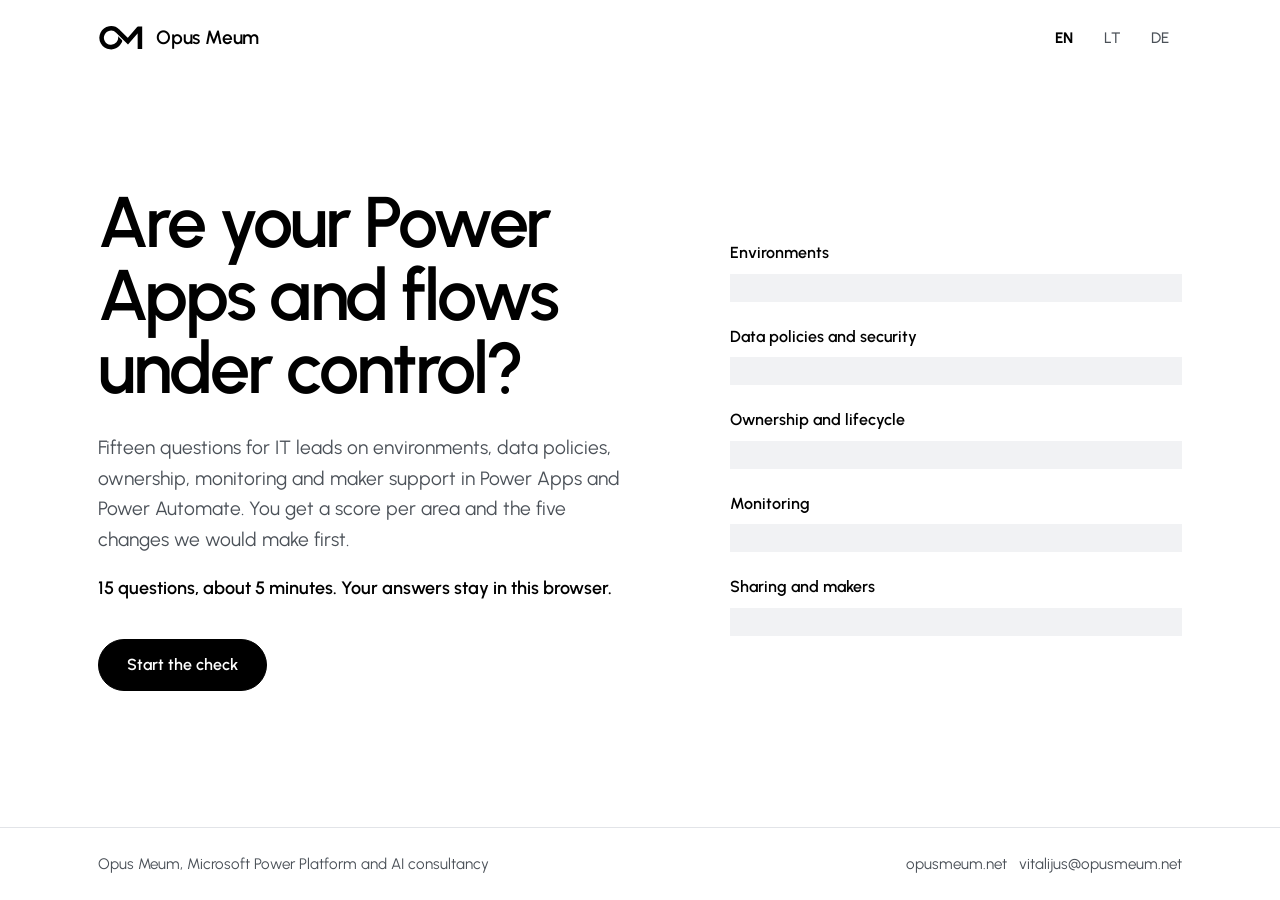
<file: power-platform-governance/index.html>
<!doctype html>
<html lang="en" data-root="../">
<head>
<meta charset="utf-8">
<meta name="viewport" content="width=device-width, initial-scale=1">
<title>Power Platform governance check | Opus Meum</title>
<meta name="description" content="Fifteen questions for IT leads on Power Apps and Power Automate environments, data policies, ownership, monitoring and makers, with the five changes to make first.">
<meta property="og:title" content="Power Platform governance check | Opus Meum">
<meta property="og:description" content="Fifteen questions for IT leads on Power Apps and Power Automate environments, data policies, ownership, monitoring and makers, with the five changes to make first.">
<meta property="og:type" content="website">
<meta property="og:url" content="https://vitmonko.github.io/opusmeum.ai/power-platform-governance/">
<meta name="theme-color" content="#ffffff">
<link rel="canonical" href="https://vitmonko.github.io/opusmeum.ai/power-platform-governance/">
<link rel="alternate" hreflang="en" href="https://vitmonko.github.io/opusmeum.ai/power-platform-governance/">
<link rel="alternate" hreflang="lt" href="https://vitmonko.github.io/opusmeum.ai/lt/power-platform-governance/">
<link rel="alternate" hreflang="de" href="https://vitmonko.github.io/opusmeum.ai/de/power-platform-governance/">
<link rel="alternate" hreflang="x-default" href="https://vitmonko.github.io/opusmeum.ai/power-platform-governance/">
<link rel="icon" href="../favicon.svg" type="image/svg+xml">
<link rel="preconnect" href="https://fonts.googleapis.com">
<link rel="preconnect" href="https://fonts.gstatic.com" crossorigin>
<link href="https://fonts.googleapis.com/css2?family=Urbanist:wght@400;500;600;700&display=swap" rel="stylesheet">
<link rel="stylesheet" href="../assets/check.css">
</head>
<body>
<a class="skip" href="#main">Skip to content</a>
<header class="top">
  <div class="wrap">
    <a class="brand" href="../"><svg viewBox="530 180 870 480" aria-hidden="true" focusable="false"><defs><mask id="c" maskUnits="userSpaceOnUse" x="500" y="150" width="1000" height="600"><rect x="500" y="150" width="1000" height="600" fill="#fff"/><polygon points="876,360 1500,360 1500,900 1416,900" fill="#000"/></mask><clipPath id="t"><rect x="500" y="208" width="1000" height="600"/></clipPath></defs><path mask="url(#c)" d="M 949.7 376.9 A 178 178 0 1 1 902.9 294.1"/><path clip-path="url(#t)" stroke-miterlimit="10" d="M 897.9 289.1 L 1095 486 L 1323 222 L 1323 633"/></svg><span>Opus Meum</span></a>
    <nav class="lang" aria-label="Language"><a href="../power-platform-governance/" hreflang="en" lang="en" aria-current="true">EN</a><a href="../lt/power-platform-governance/" hreflang="lt" lang="lt">LT</a><a href="../de/power-platform-governance/" hreflang="de" lang="de">DE</a></nav>
  </div>
</header>
<main id="main">
  <section class="screen intro" id="intro"><div class="wrap"><noscript><p>This check needs JavaScript. You can also email us at <a href="mailto:vitalijus@opusmeum.net">vitalijus@opusmeum.net</a></p></noscript></div></section>
  <section class="screen ask" id="ask" hidden></section>
  <section class="screen result" id="result" hidden></section>
</main>
<footer class="foot">
  <div class="wrap">
    <span>Opus Meum, Microsoft Power Platform and AI consultancy</span>
    <span><a href="https://opusmeum.net/">opusmeum.net</a> &nbsp; <a href="mailto:vitalijus@opusmeum.net">vitalijus@opusmeum.net</a></span>
  </div>
</footer>
<script src="../assets/checks/power-platform.js" defer></script>
<script src="../assets/check.js" defer></script>
</body>
</html>
</file>
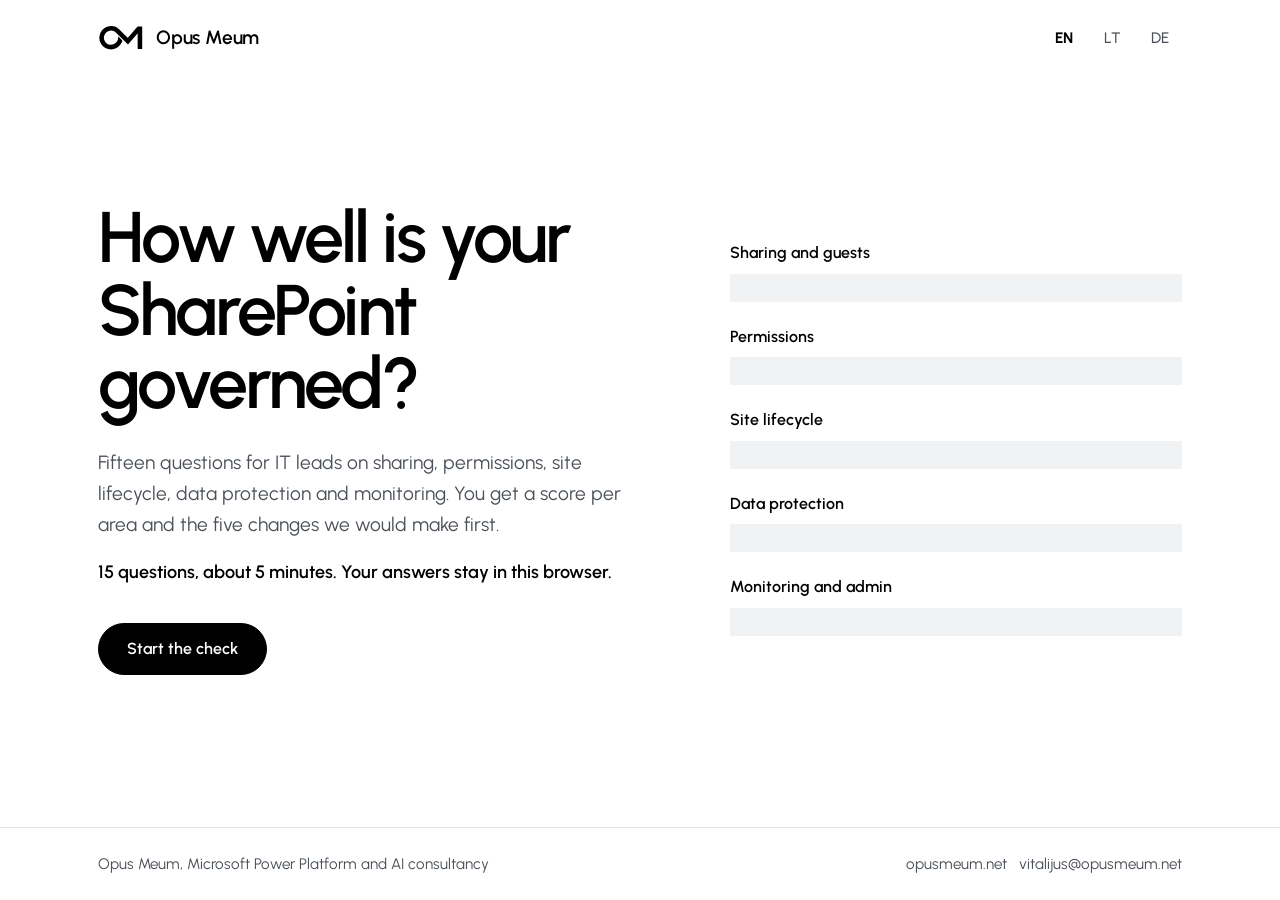
<file: sharepoint-governance/index.html>
<!doctype html>
<html lang="en" data-root="../">
<head>
<meta charset="utf-8">
<meta name="viewport" content="width=device-width, initial-scale=1">
<title>SharePoint governance check | Opus Meum</title>
<meta name="description" content="Fifteen questions for IT leads on SharePoint sharing, permissions, site lifecycle, data protection and monitoring, with the five changes to make first.">
<meta property="og:title" content="SharePoint governance check | Opus Meum">
<meta property="og:description" content="Fifteen questions for IT leads on SharePoint sharing, permissions, site lifecycle, data protection and monitoring, with the five changes to make first.">
<meta property="og:type" content="website">
<meta property="og:url" content="https://vitmonko.github.io/opusmeum.ai/sharepoint-governance/">
<meta name="theme-color" content="#ffffff">
<link rel="canonical" href="https://vitmonko.github.io/opusmeum.ai/sharepoint-governance/">
<link rel="alternate" hreflang="en" href="https://vitmonko.github.io/opusmeum.ai/sharepoint-governance/">
<link rel="alternate" hreflang="lt" href="https://vitmonko.github.io/opusmeum.ai/lt/sharepoint-governance/">
<link rel="alternate" hreflang="de" href="https://vitmonko.github.io/opusmeum.ai/de/sharepoint-governance/">
<link rel="alternate" hreflang="x-default" href="https://vitmonko.github.io/opusmeum.ai/sharepoint-governance/">
<link rel="icon" href="../favicon.svg" type="image/svg+xml">
<link rel="preconnect" href="https://fonts.googleapis.com">
<link rel="preconnect" href="https://fonts.gstatic.com" crossorigin>
<link href="https://fonts.googleapis.com/css2?family=Urbanist:wght@400;500;600;700&display=swap" rel="stylesheet">
<link rel="stylesheet" href="../assets/check.css">
</head>
<body>
<a class="skip" href="#main">Skip to content</a>
<header class="top">
  <div class="wrap">
    <a class="brand" href="../"><svg viewBox="530 180 870 480" aria-hidden="true" focusable="false"><defs><mask id="c" maskUnits="userSpaceOnUse" x="500" y="150" width="1000" height="600"><rect x="500" y="150" width="1000" height="600" fill="#fff"/><polygon points="876,360 1500,360 1500,900 1416,900" fill="#000"/></mask><clipPath id="t"><rect x="500" y="208" width="1000" height="600"/></clipPath></defs><path mask="url(#c)" d="M 949.7 376.9 A 178 178 0 1 1 902.9 294.1"/><path clip-path="url(#t)" stroke-miterlimit="10" d="M 897.9 289.1 L 1095 486 L 1323 222 L 1323 633"/></svg><span>Opus Meum</span></a>
    <nav class="lang" aria-label="Language"><a href="../sharepoint-governance/" hreflang="en" lang="en" aria-current="true">EN</a><a href="../lt/sharepoint-governance/" hreflang="lt" lang="lt">LT</a><a href="../de/sharepoint-governance/" hreflang="de" lang="de">DE</a></nav>
  </div>
</header>
<main id="main">
  <section class="screen intro" id="intro"><div class="wrap"><noscript><p>This check needs JavaScript. You can also email us at <a href="mailto:vitalijus@opusmeum.net">vitalijus@opusmeum.net</a></p></noscript></div></section>
  <section class="screen ask" id="ask" hidden></section>
  <section class="screen result" id="result" hidden></section>
</main>
<footer class="foot">
  <div class="wrap">
    <span>Opus Meum, Microsoft Power Platform and AI consultancy</span>
    <span><a href="https://opusmeum.net/">opusmeum.net</a> &nbsp; <a href="mailto:vitalijus@opusmeum.net">vitalijus@opusmeum.net</a></span>
  </div>
</footer>
<script src="../assets/checks/sharepoint.js" defer></script>
<script src="../assets/check.js" defer></script>
</body>
</html>
</file>
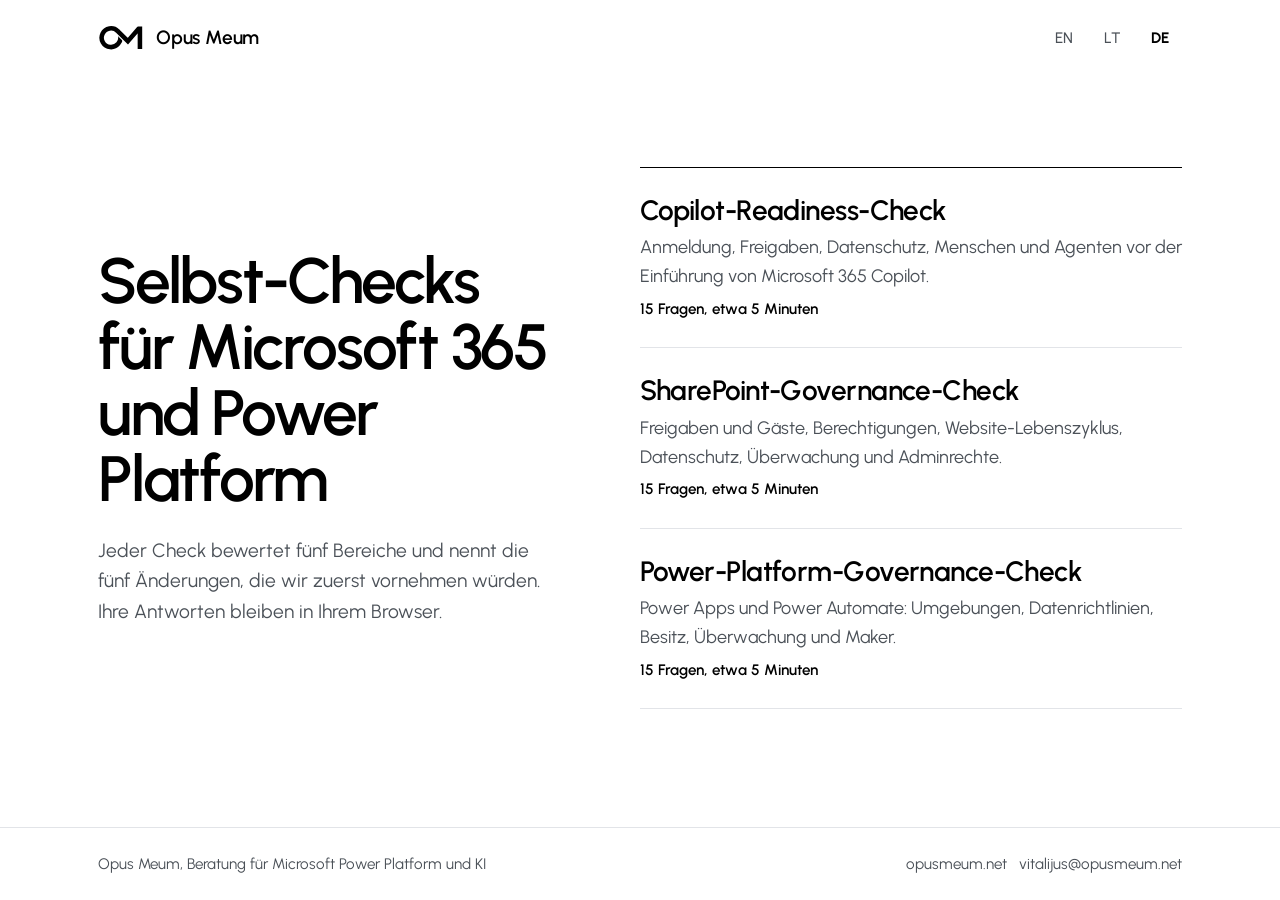
<file: de/checks/index.html>
<!doctype html>
<html lang="de" data-root="../../">
<head>
<meta charset="utf-8">
<meta name="viewport" content="width=device-width, initial-scale=1">
<title>Selbst-Checks für Microsoft 365 und Power Platform | Opus Meum</title>
<meta name="description" content="Drei Selbst-Checks für IT-Verantwortliche: Copilot-Readiness, SharePoint-Governance und Power-Platform-Governance. Jeder bewertet fünf Bereiche und zeigt, was zuerst zu tun ist.">
<meta property="og:title" content="Selbst-Checks für Microsoft 365 und Power Platform | Opus Meum">
<meta property="og:description" content="Drei Selbst-Checks für IT-Verantwortliche: Copilot-Readiness, SharePoint-Governance und Power-Platform-Governance. Jeder bewertet fünf Bereiche und zeigt, was zuerst zu tun ist.">
<meta property="og:type" content="website">
<meta property="og:url" content="https://vitmonko.github.io/opusmeum.ai/de/checks/">
<meta name="theme-color" content="#ffffff">
<link rel="canonical" href="https://vitmonko.github.io/opusmeum.ai/de/checks/">
<link rel="alternate" hreflang="en" href="https://vitmonko.github.io/opusmeum.ai/checks/">
<link rel="alternate" hreflang="lt" href="https://vitmonko.github.io/opusmeum.ai/lt/checks/">
<link rel="alternate" hreflang="de" href="https://vitmonko.github.io/opusmeum.ai/de/checks/">
<link rel="alternate" hreflang="x-default" href="https://vitmonko.github.io/opusmeum.ai/checks/">
<link rel="icon" href="../../favicon.svg" type="image/svg+xml">
<link rel="preconnect" href="https://fonts.googleapis.com">
<link rel="preconnect" href="https://fonts.gstatic.com" crossorigin>
<link href="https://fonts.googleapis.com/css2?family=Urbanist:wght@400;500;600;700&display=swap" rel="stylesheet">
<link rel="stylesheet" href="../../assets/check.css">
</head>
<body>
<a class="skip" href="#main">Zum Inhalt springen</a>
<header class="top">
  <div class="wrap">
    <a class="brand" href="../../"><svg viewBox="530 180 870 480" aria-hidden="true" focusable="false"><defs><mask id="c" maskUnits="userSpaceOnUse" x="500" y="150" width="1000" height="600"><rect x="500" y="150" width="1000" height="600" fill="#fff"/><polygon points="876,360 1500,360 1500,900 1416,900" fill="#000"/></mask><clipPath id="t"><rect x="500" y="208" width="1000" height="600"/></clipPath></defs><path mask="url(#c)" d="M 949.7 376.9 A 178 178 0 1 1 902.9 294.1"/><path clip-path="url(#t)" stroke-miterlimit="10" d="M 897.9 289.1 L 1095 486 L 1323 222 L 1323 633"/></svg><span>Opus Meum</span></a>
    <nav class="lang" aria-label="Sprache"><a href="../../checks/" hreflang="en" lang="en">EN</a><a href="../../lt/checks/" hreflang="lt" lang="lt">LT</a><a href="../../de/checks/" hreflang="de" lang="de" aria-current="true">DE</a></nav>
  </div>
</header>
<main id="main">
  <section class="screen hub">
    <div class="wrap">
      <div>
        <h1>Selbst-Checks für Microsoft 365 und Power Platform</h1>
        <p class="lede">Jeder Check bewertet fünf Bereiche und nennt die fünf Änderungen, die wir zuerst vornehmen würden. Ihre Antworten bleiben in Ihrem Browser.</p>
      </div>
      <ul class="picks">
      <li><a href="../copilot-readiness/" class="pick"><span class="pick-name">Copilot-Readiness-Check</span><span class="pick-desc">Anmeldung, Freigaben, Datenschutz, Menschen und Agenten vor der Einführung von Microsoft 365 Copilot.</span><span class="pick-meta">15 Fragen, etwa 5 Minuten</span></a></li>
      <li><a href="../sharepoint-governance/" class="pick"><span class="pick-name">SharePoint-Governance-Check</span><span class="pick-desc">Freigaben und Gäste, Berechtigungen, Website-Lebenszyklus, Datenschutz, Überwachung und Adminrechte.</span><span class="pick-meta">15 Fragen, etwa 5 Minuten</span></a></li>
      <li><a href="../power-platform-governance/" class="pick"><span class="pick-name">Power-Platform-Governance-Check</span><span class="pick-desc">Power Apps und Power Automate: Umgebungen, Datenrichtlinien, Besitz, Überwachung und Maker.</span><span class="pick-meta">15 Fragen, etwa 5 Minuten</span></a></li>
      </ul>
    </div>
  </section>
</main>
<footer class="foot">
  <div class="wrap">
    <span>Opus Meum, Beratung für Microsoft Power Platform und KI</span>
    <span><a href="https://opusmeum.net/de/">opusmeum.net</a> &nbsp; <a href="mailto:vitalijus@opusmeum.net">vitalijus@opusmeum.net</a></span>
  </div>
</footer>
</body>
</html>
</file>
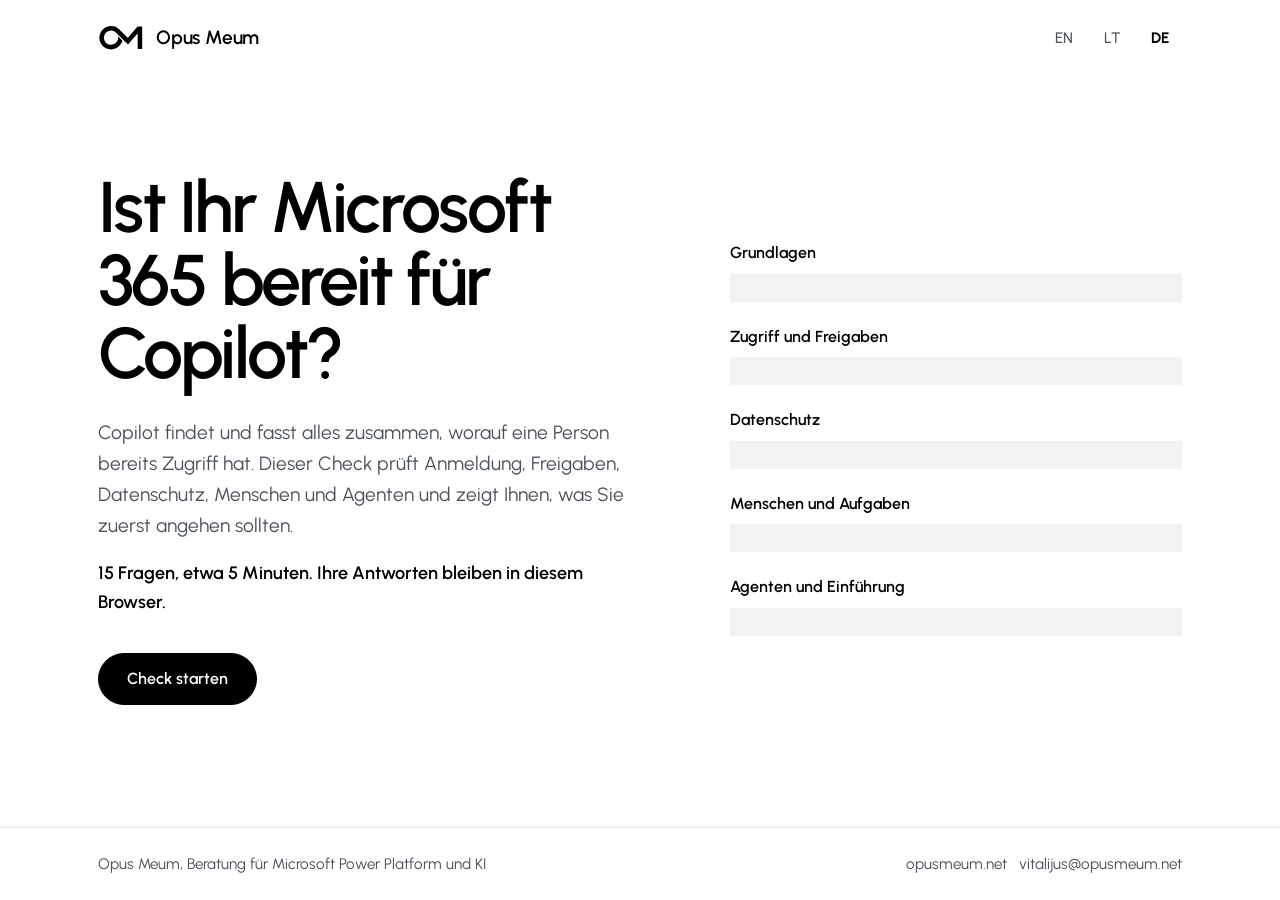
<file: de/copilot-readiness/index.html>
<!doctype html>
<html lang="de" data-root="../../">
<head>
<meta charset="utf-8">
<meta name="viewport" content="width=device-width, initial-scale=1">
<title>Copilot-Readiness-Check | Opus Meum</title>
<meta name="description" content="Fünfzehn Fragen zu Anmeldung, Freigaben, Datenschutz, Menschen und Agenten. Sehen Sie, wie bereit Ihr Microsoft 365 für Copilot ist und was Sie zuerst angehen sollten.">
<meta property="og:title" content="Copilot-Readiness-Check | Opus Meum">
<meta property="og:description" content="Fünfzehn Fragen zu Anmeldung, Freigaben, Datenschutz, Menschen und Agenten. Sehen Sie, wie bereit Ihr Microsoft 365 für Copilot ist und was Sie zuerst angehen sollten.">
<meta property="og:type" content="website">
<meta property="og:url" content="https://vitmonko.github.io/opusmeum.ai/de/copilot-readiness/">
<meta name="theme-color" content="#ffffff">
<link rel="canonical" href="https://vitmonko.github.io/opusmeum.ai/de/copilot-readiness/">
<link rel="alternate" hreflang="en" href="https://vitmonko.github.io/opusmeum.ai/copilot-readiness/">
<link rel="alternate" hreflang="lt" href="https://vitmonko.github.io/opusmeum.ai/lt/copilot-readiness/">
<link rel="alternate" hreflang="de" href="https://vitmonko.github.io/opusmeum.ai/de/copilot-readiness/">
<link rel="alternate" hreflang="x-default" href="https://vitmonko.github.io/opusmeum.ai/copilot-readiness/">
<link rel="icon" href="../../favicon.svg" type="image/svg+xml">
<link rel="preconnect" href="https://fonts.googleapis.com">
<link rel="preconnect" href="https://fonts.gstatic.com" crossorigin>
<link href="https://fonts.googleapis.com/css2?family=Urbanist:wght@400;500;600;700&display=swap" rel="stylesheet">
<link rel="stylesheet" href="../../assets/check.css">
</head>
<body>
<a class="skip" href="#main">Zum Inhalt springen</a>
<header class="top">
  <div class="wrap">
    <a class="brand" href="../../"><svg viewBox="530 180 870 480" aria-hidden="true" focusable="false"><defs><mask id="c" maskUnits="userSpaceOnUse" x="500" y="150" width="1000" height="600"><rect x="500" y="150" width="1000" height="600" fill="#fff"/><polygon points="876,360 1500,360 1500,900 1416,900" fill="#000"/></mask><clipPath id="t"><rect x="500" y="208" width="1000" height="600"/></clipPath></defs><path mask="url(#c)" d="M 949.7 376.9 A 178 178 0 1 1 902.9 294.1"/><path clip-path="url(#t)" stroke-miterlimit="10" d="M 897.9 289.1 L 1095 486 L 1323 222 L 1323 633"/></svg><span>Opus Meum</span></a>
    <nav class="lang" aria-label="Sprache"><a href="../../copilot-readiness/" hreflang="en" lang="en">EN</a><a href="../../lt/copilot-readiness/" hreflang="lt" lang="lt">LT</a><a href="../../de/copilot-readiness/" hreflang="de" lang="de" aria-current="true">DE</a></nav>
  </div>
</header>
<main id="main">
  <section class="screen intro" id="intro"><div class="wrap"><noscript><p>Dieser Check braucht JavaScript. Sie können uns auch schreiben: <a href="mailto:vitalijus@opusmeum.net">vitalijus@opusmeum.net</a></p></noscript></div></section>
  <section class="screen ask" id="ask" hidden></section>
  <section class="screen result" id="result" hidden></section>
</main>
<footer class="foot">
  <div class="wrap">
    <span>Opus Meum, Beratung für Microsoft Power Platform und KI</span>
    <span><a href="https://opusmeum.net/de/">opusmeum.net</a> &nbsp; <a href="mailto:vitalijus@opusmeum.net">vitalijus@opusmeum.net</a></span>
  </div>
</footer>
<script src="../../assets/checks/copilot.js" defer></script>
<script src="../../assets/check.js" defer></script>
</body>
</html>
</file>
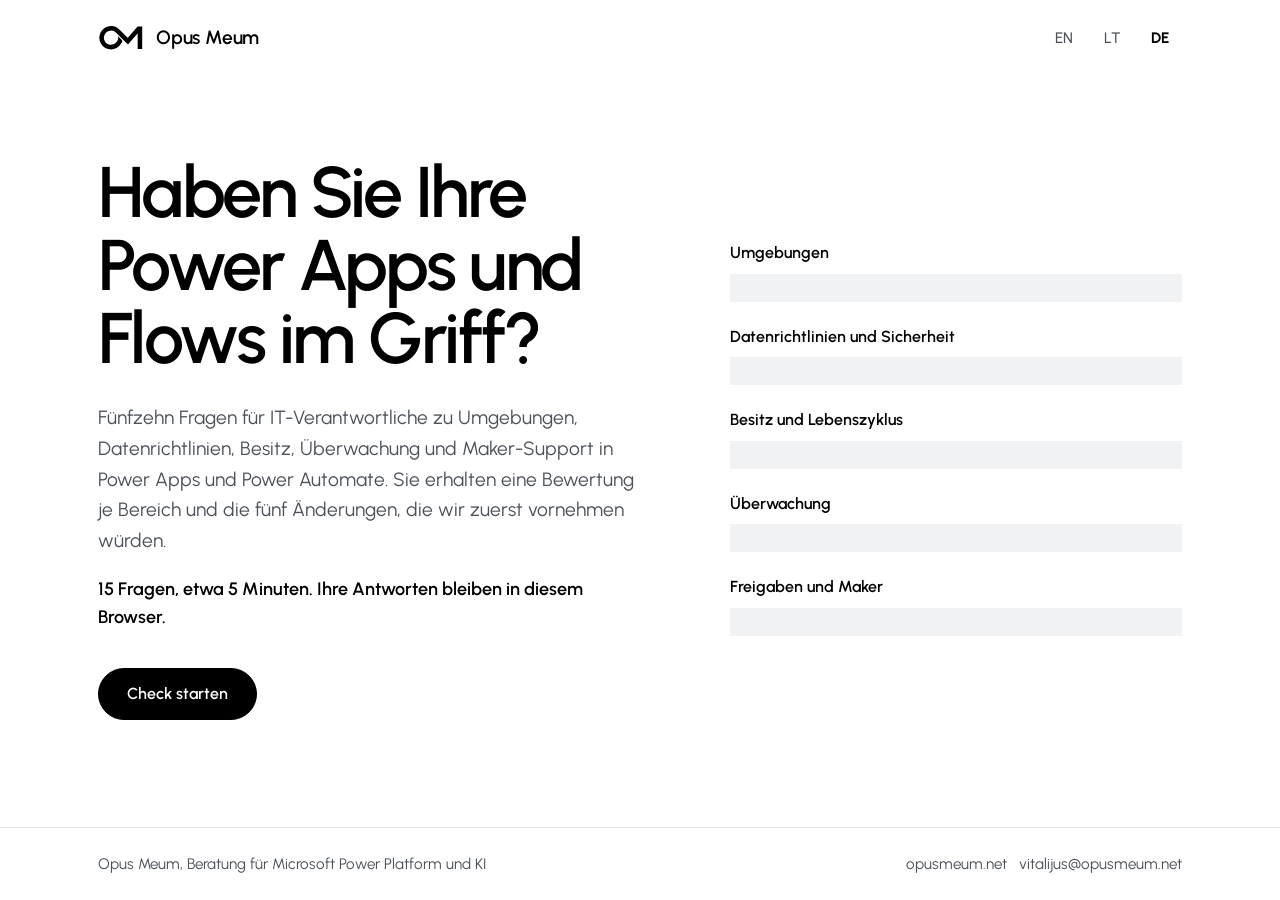
<file: de/power-platform-governance/index.html>
<!doctype html>
<html lang="de" data-root="../../">
<head>
<meta charset="utf-8">
<meta name="viewport" content="width=device-width, initial-scale=1">
<title>Power-Platform-Governance-Check | Opus Meum</title>
<meta name="description" content="Fünfzehn Fragen für IT-Verantwortliche zu Umgebungen, Datenrichtlinien, Besitz, Überwachung und Makern in Power Apps und Power Automate, mit den fünf ersten Änderungen.">
<meta property="og:title" content="Power-Platform-Governance-Check | Opus Meum">
<meta property="og:description" content="Fünfzehn Fragen für IT-Verantwortliche zu Umgebungen, Datenrichtlinien, Besitz, Überwachung und Makern in Power Apps und Power Automate, mit den fünf ersten Änderungen.">
<meta property="og:type" content="website">
<meta property="og:url" content="https://vitmonko.github.io/opusmeum.ai/de/power-platform-governance/">
<meta name="theme-color" content="#ffffff">
<link rel="canonical" href="https://vitmonko.github.io/opusmeum.ai/de/power-platform-governance/">
<link rel="alternate" hreflang="en" href="https://vitmonko.github.io/opusmeum.ai/power-platform-governance/">
<link rel="alternate" hreflang="lt" href="https://vitmonko.github.io/opusmeum.ai/lt/power-platform-governance/">
<link rel="alternate" hreflang="de" href="https://vitmonko.github.io/opusmeum.ai/de/power-platform-governance/">
<link rel="alternate" hreflang="x-default" href="https://vitmonko.github.io/opusmeum.ai/power-platform-governance/">
<link rel="icon" href="../../favicon.svg" type="image/svg+xml">
<link rel="preconnect" href="https://fonts.googleapis.com">
<link rel="preconnect" href="https://fonts.gstatic.com" crossorigin>
<link href="https://fonts.googleapis.com/css2?family=Urbanist:wght@400;500;600;700&display=swap" rel="stylesheet">
<link rel="stylesheet" href="../../assets/check.css">
</head>
<body>
<a class="skip" href="#main">Zum Inhalt springen</a>
<header class="top">
  <div class="wrap">
    <a class="brand" href="../../"><svg viewBox="530 180 870 480" aria-hidden="true" focusable="false"><defs><mask id="c" maskUnits="userSpaceOnUse" x="500" y="150" width="1000" height="600"><rect x="500" y="150" width="1000" height="600" fill="#fff"/><polygon points="876,360 1500,360 1500,900 1416,900" fill="#000"/></mask><clipPath id="t"><rect x="500" y="208" width="1000" height="600"/></clipPath></defs><path mask="url(#c)" d="M 949.7 376.9 A 178 178 0 1 1 902.9 294.1"/><path clip-path="url(#t)" stroke-miterlimit="10" d="M 897.9 289.1 L 1095 486 L 1323 222 L 1323 633"/></svg><span>Opus Meum</span></a>
    <nav class="lang" aria-label="Sprache"><a href="../../power-platform-governance/" hreflang="en" lang="en">EN</a><a href="../../lt/power-platform-governance/" hreflang="lt" lang="lt">LT</a><a href="../../de/power-platform-governance/" hreflang="de" lang="de" aria-current="true">DE</a></nav>
  </div>
</header>
<main id="main">
  <section class="screen intro" id="intro"><div class="wrap"><noscript><p>Dieser Check braucht JavaScript. Sie können uns auch schreiben: <a href="mailto:vitalijus@opusmeum.net">vitalijus@opusmeum.net</a></p></noscript></div></section>
  <section class="screen ask" id="ask" hidden></section>
  <section class="screen result" id="result" hidden></section>
</main>
<footer class="foot">
  <div class="wrap">
    <span>Opus Meum, Beratung für Microsoft Power Platform und KI</span>
    <span><a href="https://opusmeum.net/de/">opusmeum.net</a> &nbsp; <a href="mailto:vitalijus@opusmeum.net">vitalijus@opusmeum.net</a></span>
  </div>
</footer>
<script src="../../assets/checks/power-platform.js" defer></script>
<script src="../../assets/check.js" defer></script>
</body>
</html>
</file>
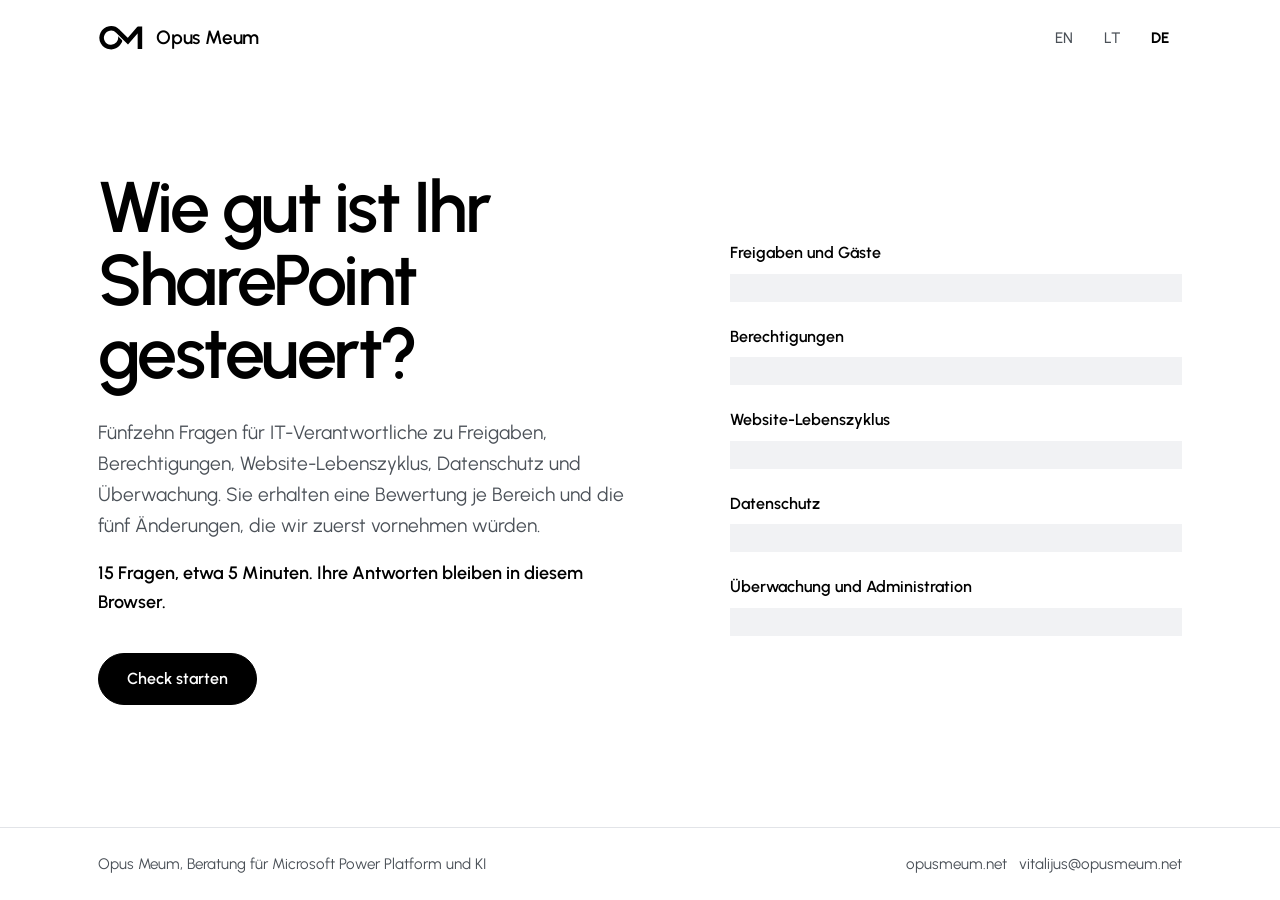
<file: de/sharepoint-governance/index.html>
<!doctype html>
<html lang="de" data-root="../../">
<head>
<meta charset="utf-8">
<meta name="viewport" content="width=device-width, initial-scale=1">
<title>SharePoint-Governance-Check | Opus Meum</title>
<meta name="description" content="Fünfzehn Fragen für IT-Verantwortliche zu Freigaben, Berechtigungen, Website-Lebenszyklus, Datenschutz und Überwachung in SharePoint, mit den fünf ersten Änderungen.">
<meta property="og:title" content="SharePoint-Governance-Check | Opus Meum">
<meta property="og:description" content="Fünfzehn Fragen für IT-Verantwortliche zu Freigaben, Berechtigungen, Website-Lebenszyklus, Datenschutz und Überwachung in SharePoint, mit den fünf ersten Änderungen.">
<meta property="og:type" content="website">
<meta property="og:url" content="https://vitmonko.github.io/opusmeum.ai/de/sharepoint-governance/">
<meta name="theme-color" content="#ffffff">
<link rel="canonical" href="https://vitmonko.github.io/opusmeum.ai/de/sharepoint-governance/">
<link rel="alternate" hreflang="en" href="https://vitmonko.github.io/opusmeum.ai/sharepoint-governance/">
<link rel="alternate" hreflang="lt" href="https://vitmonko.github.io/opusmeum.ai/lt/sharepoint-governance/">
<link rel="alternate" hreflang="de" href="https://vitmonko.github.io/opusmeum.ai/de/sharepoint-governance/">
<link rel="alternate" hreflang="x-default" href="https://vitmonko.github.io/opusmeum.ai/sharepoint-governance/">
<link rel="icon" href="../../favicon.svg" type="image/svg+xml">
<link rel="preconnect" href="https://fonts.googleapis.com">
<link rel="preconnect" href="https://fonts.gstatic.com" crossorigin>
<link href="https://fonts.googleapis.com/css2?family=Urbanist:wght@400;500;600;700&display=swap" rel="stylesheet">
<link rel="stylesheet" href="../../assets/check.css">
</head>
<body>
<a class="skip" href="#main">Zum Inhalt springen</a>
<header class="top">
  <div class="wrap">
    <a class="brand" href="../../"><svg viewBox="530 180 870 480" aria-hidden="true" focusable="false"><defs><mask id="c" maskUnits="userSpaceOnUse" x="500" y="150" width="1000" height="600"><rect x="500" y="150" width="1000" height="600" fill="#fff"/><polygon points="876,360 1500,360 1500,900 1416,900" fill="#000"/></mask><clipPath id="t"><rect x="500" y="208" width="1000" height="600"/></clipPath></defs><path mask="url(#c)" d="M 949.7 376.9 A 178 178 0 1 1 902.9 294.1"/><path clip-path="url(#t)" stroke-miterlimit="10" d="M 897.9 289.1 L 1095 486 L 1323 222 L 1323 633"/></svg><span>Opus Meum</span></a>
    <nav class="lang" aria-label="Sprache"><a href="../../sharepoint-governance/" hreflang="en" lang="en">EN</a><a href="../../lt/sharepoint-governance/" hreflang="lt" lang="lt">LT</a><a href="../../de/sharepoint-governance/" hreflang="de" lang="de" aria-current="true">DE</a></nav>
  </div>
</header>
<main id="main">
  <section class="screen intro" id="intro"><div class="wrap"><noscript><p>Dieser Check braucht JavaScript. Sie können uns auch schreiben: <a href="mailto:vitalijus@opusmeum.net">vitalijus@opusmeum.net</a></p></noscript></div></section>
  <section class="screen ask" id="ask" hidden></section>
  <section class="screen result" id="result" hidden></section>
</main>
<footer class="foot">
  <div class="wrap">
    <span>Opus Meum, Beratung für Microsoft Power Platform und KI</span>
    <span><a href="https://opusmeum.net/de/">opusmeum.net</a> &nbsp; <a href="mailto:vitalijus@opusmeum.net">vitalijus@opusmeum.net</a></span>
  </div>
</footer>
<script src="../../assets/checks/sharepoint.js" defer></script>
<script src="../../assets/check.js" defer></script>
</body>
</html>
</file>
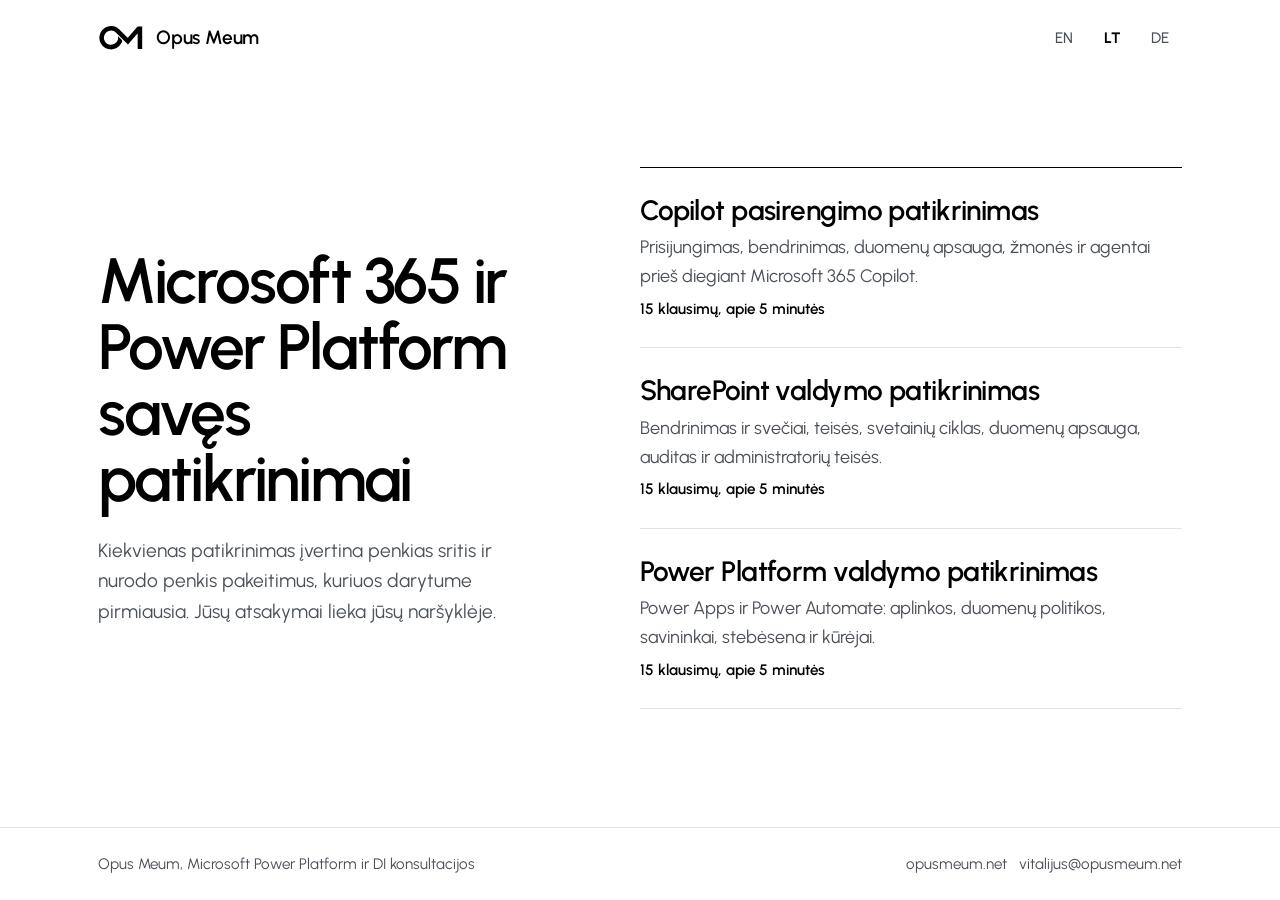
<file: lt/checks/index.html>
<!doctype html>
<html lang="lt" data-root="../../">
<head>
<meta charset="utf-8">
<meta name="viewport" content="width=device-width, initial-scale=1">
<title>Microsoft 365 ir Power Platform savęs patikrinimai | Opus Meum</title>
<meta name="description" content="Trys savęs patikrinimai IT vadovams: pasirengimas Copilot, SharePoint valdymas ir Power Platform valdymas. Kiekvienas įvertina penkias sritis ir parodo, ką taisyti pirmiausia.">
<meta property="og:title" content="Microsoft 365 ir Power Platform savęs patikrinimai | Opus Meum">
<meta property="og:description" content="Trys savęs patikrinimai IT vadovams: pasirengimas Copilot, SharePoint valdymas ir Power Platform valdymas. Kiekvienas įvertina penkias sritis ir parodo, ką taisyti pirmiausia.">
<meta property="og:type" content="website">
<meta property="og:url" content="https://vitmonko.github.io/opusmeum.ai/lt/checks/">
<meta name="theme-color" content="#ffffff">
<link rel="canonical" href="https://vitmonko.github.io/opusmeum.ai/lt/checks/">
<link rel="alternate" hreflang="en" href="https://vitmonko.github.io/opusmeum.ai/checks/">
<link rel="alternate" hreflang="lt" href="https://vitmonko.github.io/opusmeum.ai/lt/checks/">
<link rel="alternate" hreflang="de" href="https://vitmonko.github.io/opusmeum.ai/de/checks/">
<link rel="alternate" hreflang="x-default" href="https://vitmonko.github.io/opusmeum.ai/checks/">
<link rel="icon" href="../../favicon.svg" type="image/svg+xml">
<link rel="preconnect" href="https://fonts.googleapis.com">
<link rel="preconnect" href="https://fonts.gstatic.com" crossorigin>
<link href="https://fonts.googleapis.com/css2?family=Urbanist:wght@400;500;600;700&display=swap" rel="stylesheet">
<link rel="stylesheet" href="../../assets/check.css">
</head>
<body>
<a class="skip" href="#main">Pereiti prie turinio</a>
<header class="top">
  <div class="wrap">
    <a class="brand" href="../../"><svg viewBox="530 180 870 480" aria-hidden="true" focusable="false"><defs><mask id="c" maskUnits="userSpaceOnUse" x="500" y="150" width="1000" height="600"><rect x="500" y="150" width="1000" height="600" fill="#fff"/><polygon points="876,360 1500,360 1500,900 1416,900" fill="#000"/></mask><clipPath id="t"><rect x="500" y="208" width="1000" height="600"/></clipPath></defs><path mask="url(#c)" d="M 949.7 376.9 A 178 178 0 1 1 902.9 294.1"/><path clip-path="url(#t)" stroke-miterlimit="10" d="M 897.9 289.1 L 1095 486 L 1323 222 L 1323 633"/></svg><span>Opus Meum</span></a>
    <nav class="lang" aria-label="Kalba"><a href="../../checks/" hreflang="en" lang="en">EN</a><a href="../../lt/checks/" hreflang="lt" lang="lt" aria-current="true">LT</a><a href="../../de/checks/" hreflang="de" lang="de">DE</a></nav>
  </div>
</header>
<main id="main">
  <section class="screen hub">
    <div class="wrap">
      <div>
        <h1>Microsoft 365 ir Power Platform savęs patikrinimai</h1>
        <p class="lede">Kiekvienas patikrinimas įvertina penkias sritis ir nurodo penkis pakeitimus, kuriuos darytume pirmiausia. Jūsų atsakymai lieka jūsų naršyklėje.</p>
      </div>
      <ul class="picks">
      <li><a href="../copilot-readiness/" class="pick"><span class="pick-name">Copilot pasirengimo patikrinimas</span><span class="pick-desc">Prisijungimas, bendrinimas, duomenų apsauga, žmonės ir agentai prieš diegiant Microsoft 365 Copilot.</span><span class="pick-meta">15 klausimų, apie 5 minutės</span></a></li>
      <li><a href="../sharepoint-governance/" class="pick"><span class="pick-name">SharePoint valdymo patikrinimas</span><span class="pick-desc">Bendrinimas ir svečiai, teisės, svetainių ciklas, duomenų apsauga, auditas ir administratorių teisės.</span><span class="pick-meta">15 klausimų, apie 5 minutės</span></a></li>
      <li><a href="../power-platform-governance/" class="pick"><span class="pick-name">Power Platform valdymo patikrinimas</span><span class="pick-desc">Power Apps ir Power Automate: aplinkos, duomenų politikos, savininkai, stebėsena ir kūrėjai.</span><span class="pick-meta">15 klausimų, apie 5 minutės</span></a></li>
      </ul>
    </div>
  </section>
</main>
<footer class="foot">
  <div class="wrap">
    <span>Opus Meum, Microsoft Power Platform ir DI konsultacijos</span>
    <span><a href="https://opusmeum.net/lt/">opusmeum.net</a> &nbsp; <a href="mailto:vitalijus@opusmeum.net">vitalijus@opusmeum.net</a></span>
  </div>
</footer>
</body>
</html>
</file>
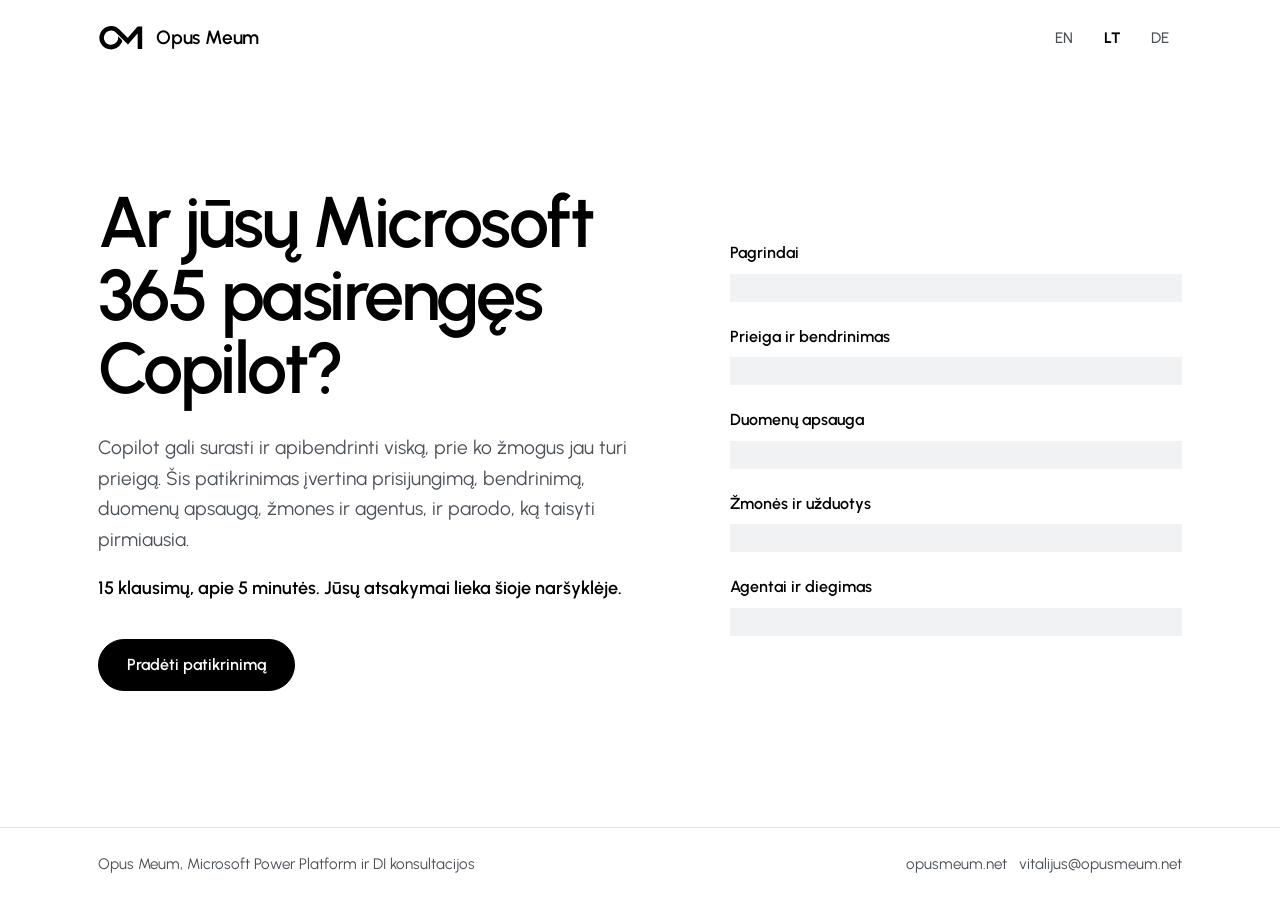
<file: lt/copilot-readiness/index.html>
<!doctype html>
<html lang="lt" data-root="../../">
<head>
<meta charset="utf-8">
<meta name="viewport" content="width=device-width, initial-scale=1">
<title>Copilot pasirengimo patikrinimas | Opus Meum</title>
<meta name="description" content="Penkiolika klausimų apie prisijungimą, bendrinimą, duomenų apsaugą, žmones ir agentus. Sužinokite, ar jūsų Microsoft 365 pasirengęs Copilot ir ką taisyti pirmiausia.">
<meta property="og:title" content="Copilot pasirengimo patikrinimas | Opus Meum">
<meta property="og:description" content="Penkiolika klausimų apie prisijungimą, bendrinimą, duomenų apsaugą, žmones ir agentus. Sužinokite, ar jūsų Microsoft 365 pasirengęs Copilot ir ką taisyti pirmiausia.">
<meta property="og:type" content="website">
<meta property="og:url" content="https://vitmonko.github.io/opusmeum.ai/lt/copilot-readiness/">
<meta name="theme-color" content="#ffffff">
<link rel="canonical" href="https://vitmonko.github.io/opusmeum.ai/lt/copilot-readiness/">
<link rel="alternate" hreflang="en" href="https://vitmonko.github.io/opusmeum.ai/copilot-readiness/">
<link rel="alternate" hreflang="lt" href="https://vitmonko.github.io/opusmeum.ai/lt/copilot-readiness/">
<link rel="alternate" hreflang="de" href="https://vitmonko.github.io/opusmeum.ai/de/copilot-readiness/">
<link rel="alternate" hreflang="x-default" href="https://vitmonko.github.io/opusmeum.ai/copilot-readiness/">
<link rel="icon" href="../../favicon.svg" type="image/svg+xml">
<link rel="preconnect" href="https://fonts.googleapis.com">
<link rel="preconnect" href="https://fonts.gstatic.com" crossorigin>
<link href="https://fonts.googleapis.com/css2?family=Urbanist:wght@400;500;600;700&display=swap" rel="stylesheet">
<link rel="stylesheet" href="../../assets/check.css">
</head>
<body>
<a class="skip" href="#main">Pereiti prie turinio</a>
<header class="top">
  <div class="wrap">
    <a class="brand" href="../../"><svg viewBox="530 180 870 480" aria-hidden="true" focusable="false"><defs><mask id="c" maskUnits="userSpaceOnUse" x="500" y="150" width="1000" height="600"><rect x="500" y="150" width="1000" height="600" fill="#fff"/><polygon points="876,360 1500,360 1500,900 1416,900" fill="#000"/></mask><clipPath id="t"><rect x="500" y="208" width="1000" height="600"/></clipPath></defs><path mask="url(#c)" d="M 949.7 376.9 A 178 178 0 1 1 902.9 294.1"/><path clip-path="url(#t)" stroke-miterlimit="10" d="M 897.9 289.1 L 1095 486 L 1323 222 L 1323 633"/></svg><span>Opus Meum</span></a>
    <nav class="lang" aria-label="Kalba"><a href="../../copilot-readiness/" hreflang="en" lang="en">EN</a><a href="../../lt/copilot-readiness/" hreflang="lt" lang="lt" aria-current="true">LT</a><a href="../../de/copilot-readiness/" hreflang="de" lang="de">DE</a></nav>
  </div>
</header>
<main id="main">
  <section class="screen intro" id="intro"><div class="wrap"><noscript><p>Šiam patikrinimui reikia JavaScript. Taip pat galite mums parašyti <a href="mailto:vitalijus@opusmeum.net">vitalijus@opusmeum.net</a></p></noscript></div></section>
  <section class="screen ask" id="ask" hidden></section>
  <section class="screen result" id="result" hidden></section>
</main>
<footer class="foot">
  <div class="wrap">
    <span>Opus Meum, Microsoft Power Platform ir DI konsultacijos</span>
    <span><a href="https://opusmeum.net/lt/">opusmeum.net</a> &nbsp; <a href="mailto:vitalijus@opusmeum.net">vitalijus@opusmeum.net</a></span>
  </div>
</footer>
<script src="../../assets/checks/copilot.js" defer></script>
<script src="../../assets/check.js" defer></script>
</body>
</html>
</file>
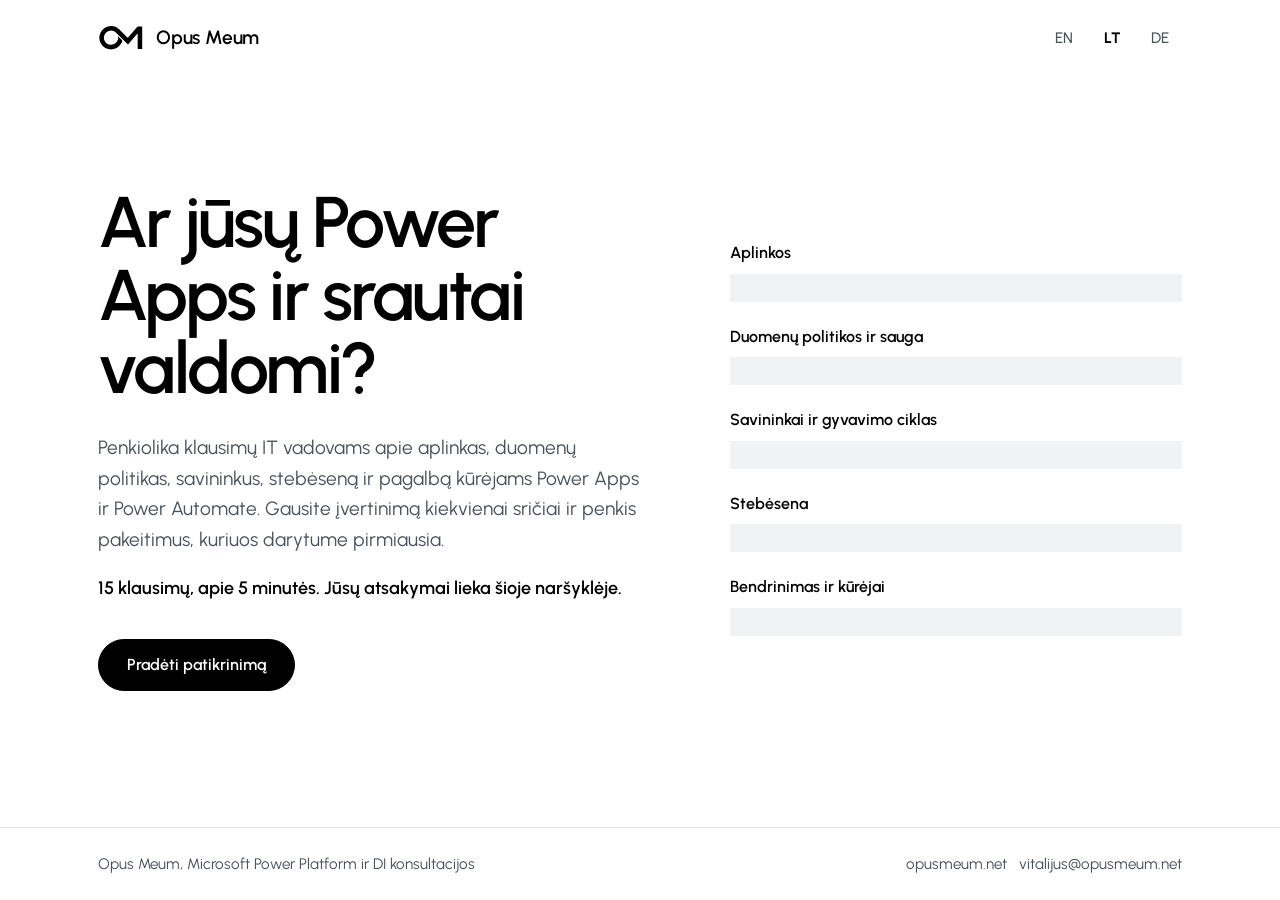
<file: lt/power-platform-governance/index.html>
<!doctype html>
<html lang="lt" data-root="../../">
<head>
<meta charset="utf-8">
<meta name="viewport" content="width=device-width, initial-scale=1">
<title>Power Platform valdymo patikrinimas | Opus Meum</title>
<meta name="description" content="Penkiolika klausimų IT vadovams apie Power Apps ir Power Automate aplinkas, duomenų politikas, savininkus, stebėseną ir kūrėjus, su penkiais pirmaisiais pakeitimais.">
<meta property="og:title" content="Power Platform valdymo patikrinimas | Opus Meum">
<meta property="og:description" content="Penkiolika klausimų IT vadovams apie Power Apps ir Power Automate aplinkas, duomenų politikas, savininkus, stebėseną ir kūrėjus, su penkiais pirmaisiais pakeitimais.">
<meta property="og:type" content="website">
<meta property="og:url" content="https://vitmonko.github.io/opusmeum.ai/lt/power-platform-governance/">
<meta name="theme-color" content="#ffffff">
<link rel="canonical" href="https://vitmonko.github.io/opusmeum.ai/lt/power-platform-governance/">
<link rel="alternate" hreflang="en" href="https://vitmonko.github.io/opusmeum.ai/power-platform-governance/">
<link rel="alternate" hreflang="lt" href="https://vitmonko.github.io/opusmeum.ai/lt/power-platform-governance/">
<link rel="alternate" hreflang="de" href="https://vitmonko.github.io/opusmeum.ai/de/power-platform-governance/">
<link rel="alternate" hreflang="x-default" href="https://vitmonko.github.io/opusmeum.ai/power-platform-governance/">
<link rel="icon" href="../../favicon.svg" type="image/svg+xml">
<link rel="preconnect" href="https://fonts.googleapis.com">
<link rel="preconnect" href="https://fonts.gstatic.com" crossorigin>
<link href="https://fonts.googleapis.com/css2?family=Urbanist:wght@400;500;600;700&display=swap" rel="stylesheet">
<link rel="stylesheet" href="../../assets/check.css">
</head>
<body>
<a class="skip" href="#main">Pereiti prie turinio</a>
<header class="top">
  <div class="wrap">
    <a class="brand" href="../../"><svg viewBox="530 180 870 480" aria-hidden="true" focusable="false"><defs><mask id="c" maskUnits="userSpaceOnUse" x="500" y="150" width="1000" height="600"><rect x="500" y="150" width="1000" height="600" fill="#fff"/><polygon points="876,360 1500,360 1500,900 1416,900" fill="#000"/></mask><clipPath id="t"><rect x="500" y="208" width="1000" height="600"/></clipPath></defs><path mask="url(#c)" d="M 949.7 376.9 A 178 178 0 1 1 902.9 294.1"/><path clip-path="url(#t)" stroke-miterlimit="10" d="M 897.9 289.1 L 1095 486 L 1323 222 L 1323 633"/></svg><span>Opus Meum</span></a>
    <nav class="lang" aria-label="Kalba"><a href="../../power-platform-governance/" hreflang="en" lang="en">EN</a><a href="../../lt/power-platform-governance/" hreflang="lt" lang="lt" aria-current="true">LT</a><a href="../../de/power-platform-governance/" hreflang="de" lang="de">DE</a></nav>
  </div>
</header>
<main id="main">
  <section class="screen intro" id="intro"><div class="wrap"><noscript><p>Šiam patikrinimui reikia JavaScript. Taip pat galite mums parašyti <a href="mailto:vitalijus@opusmeum.net">vitalijus@opusmeum.net</a></p></noscript></div></section>
  <section class="screen ask" id="ask" hidden></section>
  <section class="screen result" id="result" hidden></section>
</main>
<footer class="foot">
  <div class="wrap">
    <span>Opus Meum, Microsoft Power Platform ir DI konsultacijos</span>
    <span><a href="https://opusmeum.net/lt/">opusmeum.net</a> &nbsp; <a href="mailto:vitalijus@opusmeum.net">vitalijus@opusmeum.net</a></span>
  </div>
</footer>
<script src="../../assets/checks/power-platform.js" defer></script>
<script src="../../assets/check.js" defer></script>
</body>
</html>
</file>
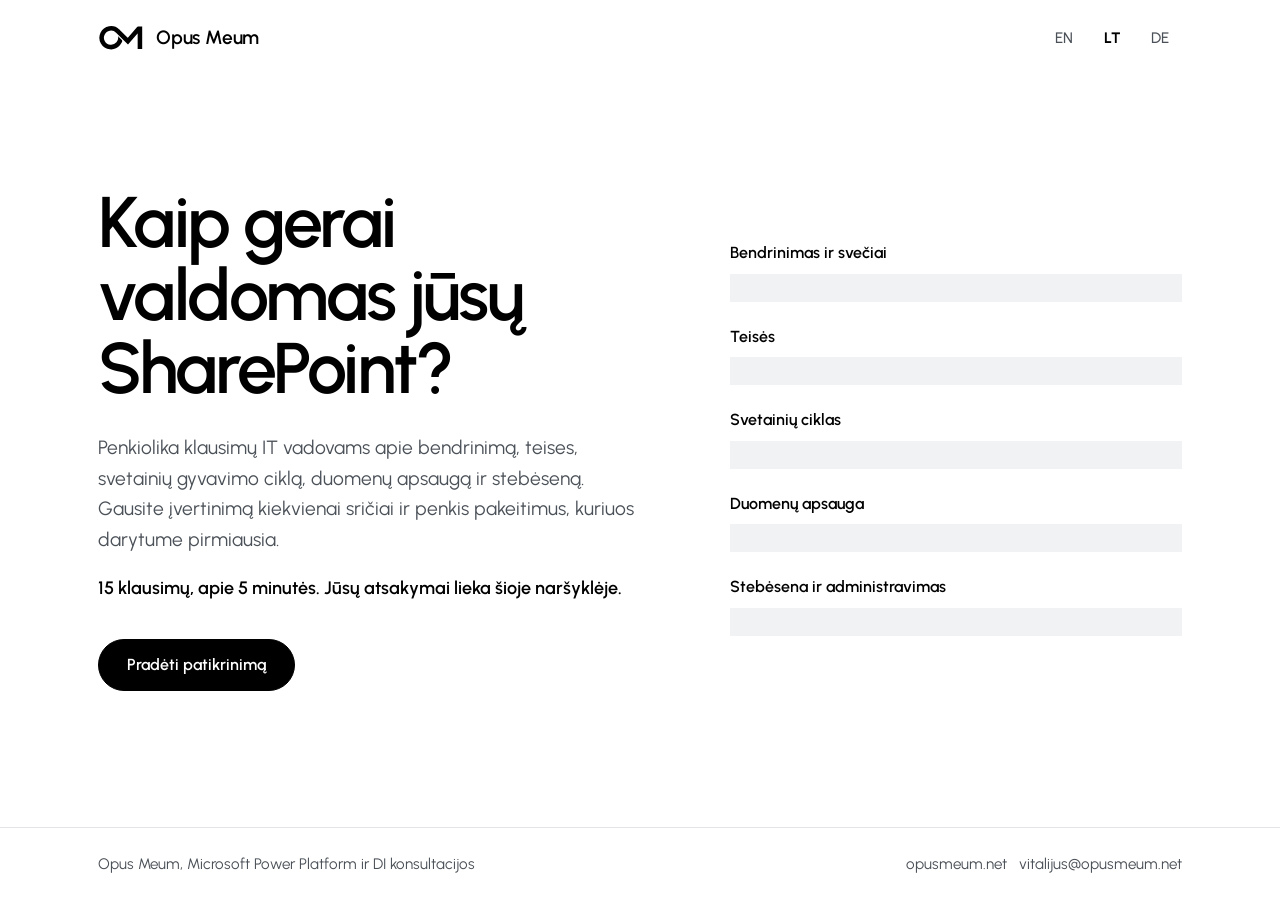
<file: lt/sharepoint-governance/index.html>
<!doctype html>
<html lang="lt" data-root="../../">
<head>
<meta charset="utf-8">
<meta name="viewport" content="width=device-width, initial-scale=1">
<title>SharePoint valdymo patikrinimas | Opus Meum</title>
<meta name="description" content="Penkiolika klausimų IT vadovams apie SharePoint bendrinimą, teises, svetainių ciklą, duomenų apsaugą ir stebėseną, su penkiais pirmaisiais pakeitimais.">
<meta property="og:title" content="SharePoint valdymo patikrinimas | Opus Meum">
<meta property="og:description" content="Penkiolika klausimų IT vadovams apie SharePoint bendrinimą, teises, svetainių ciklą, duomenų apsaugą ir stebėseną, su penkiais pirmaisiais pakeitimais.">
<meta property="og:type" content="website">
<meta property="og:url" content="https://vitmonko.github.io/opusmeum.ai/lt/sharepoint-governance/">
<meta name="theme-color" content="#ffffff">
<link rel="canonical" href="https://vitmonko.github.io/opusmeum.ai/lt/sharepoint-governance/">
<link rel="alternate" hreflang="en" href="https://vitmonko.github.io/opusmeum.ai/sharepoint-governance/">
<link rel="alternate" hreflang="lt" href="https://vitmonko.github.io/opusmeum.ai/lt/sharepoint-governance/">
<link rel="alternate" hreflang="de" href="https://vitmonko.github.io/opusmeum.ai/de/sharepoint-governance/">
<link rel="alternate" hreflang="x-default" href="https://vitmonko.github.io/opusmeum.ai/sharepoint-governance/">
<link rel="icon" href="../../favicon.svg" type="image/svg+xml">
<link rel="preconnect" href="https://fonts.googleapis.com">
<link rel="preconnect" href="https://fonts.gstatic.com" crossorigin>
<link href="https://fonts.googleapis.com/css2?family=Urbanist:wght@400;500;600;700&display=swap" rel="stylesheet">
<link rel="stylesheet" href="../../assets/check.css">
</head>
<body>
<a class="skip" href="#main">Pereiti prie turinio</a>
<header class="top">
  <div class="wrap">
    <a class="brand" href="../../"><svg viewBox="530 180 870 480" aria-hidden="true" focusable="false"><defs><mask id="c" maskUnits="userSpaceOnUse" x="500" y="150" width="1000" height="600"><rect x="500" y="150" width="1000" height="600" fill="#fff"/><polygon points="876,360 1500,360 1500,900 1416,900" fill="#000"/></mask><clipPath id="t"><rect x="500" y="208" width="1000" height="600"/></clipPath></defs><path mask="url(#c)" d="M 949.7 376.9 A 178 178 0 1 1 902.9 294.1"/><path clip-path="url(#t)" stroke-miterlimit="10" d="M 897.9 289.1 L 1095 486 L 1323 222 L 1323 633"/></svg><span>Opus Meum</span></a>
    <nav class="lang" aria-label="Kalba"><a href="../../sharepoint-governance/" hreflang="en" lang="en">EN</a><a href="../../lt/sharepoint-governance/" hreflang="lt" lang="lt" aria-current="true">LT</a><a href="../../de/sharepoint-governance/" hreflang="de" lang="de">DE</a></nav>
  </div>
</header>
<main id="main">
  <section class="screen intro" id="intro"><div class="wrap"><noscript><p>Šiam patikrinimui reikia JavaScript. Taip pat galite mums parašyti <a href="mailto:vitalijus@opusmeum.net">vitalijus@opusmeum.net</a></p></noscript></div></section>
  <section class="screen ask" id="ask" hidden></section>
  <section class="screen result" id="result" hidden></section>
</main>
<footer class="foot">
  <div class="wrap">
    <span>Opus Meum, Microsoft Power Platform ir DI konsultacijos</span>
    <span><a href="https://opusmeum.net/lt/">opusmeum.net</a> &nbsp; <a href="mailto:vitalijus@opusmeum.net">vitalijus@opusmeum.net</a></span>
  </div>
</footer>
<script src="../../assets/checks/sharepoint.js" defer></script>
<script src="../../assets/check.js" defer></script>
</body>
</html>
</file>
<file: assets/check.css>
/* Copilot readiness check: Opus Meum black and white, Urbanist.
   The one bold element is the result bars, drawn at the logo's stroke weight. */
:root {
  --ink: #000000;
  --paper: #ffffff;
  --mist: #f1f2f4;
  --graphite: #4b5158;
  --rule: #e2e4e8;
  --wrap: 1180px;
  --gutter: clamp(16px, 5vw, 48px);
  --bar: clamp(18px, 2.2vw, 28px);
}
*, *::before, *::after { box-sizing: border-box; }
html { -webkit-text-size-adjust: 100%; }
body {
  margin: 0;
  min-height: 100vh;
  min-height: 100dvh;
  display: flex;
  flex-direction: column;
  background: var(--paper);
  color: var(--ink);
  font-family: "Urbanist", system-ui, sans-serif;
  font-size: 1.125rem;
  line-height: 1.6;
  -webkit-font-smoothing: antialiased;
}
h1, h2, h3, p, ol, ul { margin: 0; }
a { color: inherit; }
button { font: inherit; color: inherit; }
:focus-visible { outline: 3px solid var(--ink); outline-offset: 3px; border-radius: 4px; }
.wrap { width: 100%; max-width: var(--wrap); margin: 0 auto; padding: 0 var(--gutter); }
.skip { position: absolute; left: -9999px; }
.skip:focus { left: 16px; top: 16px; z-index: 10; background: var(--ink); color: var(--paper); padding: 10px 16px; }

/* Header */
.top .wrap { display: flex; align-items: center; justify-content: space-between; height: 76px; }
.brand { display: inline-flex; align-items: center; gap: 12px; min-height: 44px; text-decoration: none; font-weight: 600; font-size: 1.2rem; letter-spacing: -0.01em; }
.brand svg { width: 46px; height: auto; display: block; }
.brand path { fill: none; stroke: var(--ink); stroke-width: 86; }
.lang { display: flex; gap: 4px; }
.lang a { display: inline-flex; align-items: center; justify-content: center; min-width: 44px; min-height: 44px; text-decoration: none; font-size: .95rem; font-weight: 500; color: var(--graphite); border-radius: 8px; }
.lang a:hover { color: var(--ink); background: var(--mist); }
.lang a[aria-current="true"] { color: var(--ink); font-weight: 700; }

main { flex: 1; display: flex; }
main > .screen { flex: 1; display: flex; align-items: center; padding: clamp(24px, 5vh, 64px) 0 clamp(40px, 8vh, 96px); }
main > .screen[hidden] { display: none; }

/* Buttons: one pill shape, solid and line */
.btn {
  display: inline-flex; align-items: center; justify-content: center; gap: 10px;
  min-height: 52px; padding: 0 28px; border-radius: 999px;
  font-weight: 600; font-size: 1rem; line-height: 1; text-decoration: none; cursor: pointer;
  border: 1.5px solid var(--ink);
  transition: background-color .15s, color .15s, transform .12s;
}
.btn:active { transform: scale(.97); }
.btn-solid { background: var(--ink); color: var(--paper); }
.btn-solid:hover { background: var(--paper); color: var(--ink); }
.btn-line { background: var(--paper); color: var(--ink); }
.btn-line:hover { background: var(--ink); color: var(--paper); }
.btn-text { border-color: transparent; background: none; padding: 0 14px; color: var(--graphite); }
.btn-text:hover { color: var(--ink); background: var(--mist); }

/* Intro */
.intro .wrap { display: grid; grid-template-columns: minmax(0, 6fr) minmax(0, 5fr); gap: clamp(32px, 7vw, 112px); align-items: center; }
.intro h1 { font-size: clamp(2.5rem, 5.6vw, 4.6rem); line-height: 1.02; font-weight: 600; letter-spacing: -0.035em; max-width: 12ch; }
.intro .lede { margin-top: 28px; max-width: 34em; color: var(--graphite); font-size: clamp(1.1rem, 1.5vw, 1.25rem); }
.intro .facts { margin-top: 18px; font-weight: 600; }
.intro .actions { margin-top: 36px; display: flex; flex-wrap: wrap; gap: 12px; }

/* Area bars (intro preview and result) */
.bars { list-style: none; padding: 0; display: grid; gap: 22px; }
.bars li { display: grid; gap: 8px; }
.bars .name { display: flex; justify-content: space-between; gap: 16px; font-weight: 600; font-size: 1rem; }
.bars .val { font-variant-numeric: tabular-nums; }
.track { position: relative; height: var(--bar); background: var(--mist); }
.fill { position: absolute; inset: 0 auto 0 0; width: 0; background: var(--ink); }
.track .mark { position: absolute; top: -6px; bottom: -6px; width: 2px; background: var(--graphite); }
.intro .bars .fill { width: 0; }
@media (prefers-reduced-motion: no-preference) {
  .intro .bars .track { transform-origin: left; transform: scaleX(0); animation: grow .9s cubic-bezier(.65,0,.35,1) forwards; }
  .intro .bars li:nth-child(2) .track { animation-delay: .08s; }
  .intro .bars li:nth-child(3) .track { animation-delay: .16s; }
  .intro .bars li:nth-child(4) .track { animation-delay: .24s; }
  .intro .bars li:nth-child(5) .track { animation-delay: .32s; }
  .result .fill { transition: width 1s cubic-bezier(.65,0,.35,1); }
}
@keyframes grow { to { transform: scaleX(1); } }

/* Question */
.ask .wrap { max-width: 860px; }
.progress { display: grid; grid-template-columns: repeat(5, 1fr); gap: 6px; }
.progress span { height: 6px; background: var(--mist); position: relative; overflow: hidden; }
.progress i { position: absolute; inset: 0 auto 0 0; background: var(--ink); transition: width .3s; }
.where { margin-top: 14px; display: flex; justify-content: space-between; gap: 16px; color: var(--graphite); font-size: 1rem; }
.where b { color: var(--ink); font-weight: 600; }
.ask h2 { margin-top: clamp(28px, 6vh, 56px); font-size: clamp(1.75rem, 3.4vw, 2.6rem); line-height: 1.12; font-weight: 600; letter-spacing: -0.025em; max-width: 24ch; }
.ask h2:focus { outline: none; }
.opts { list-style: none; padding: 0; margin-top: 32px; display: grid; gap: 12px; }
.opt {
  width: 100%; min-height: 64px; display: grid; grid-template-columns: 34px 1fr; align-items: center; gap: 14px;
  padding: 14px 20px; text-align: left; cursor: pointer; font-size: 1.08rem; line-height: 1.4;
  background: var(--paper); border: 1.5px solid var(--rule); border-radius: 16px;
  transition: border-color .15s, background-color .15s, color .15s, transform .12s;
}
.opt:hover { border-color: var(--ink); }
.opt:active { transform: scale(.99); }
.opt .key { width: 30px; height: 30px; display: grid; place-items: center; border: 1.5px solid currentColor; border-radius: 8px; font-size: .9rem; font-weight: 600; }
.opt[aria-pressed="true"] { background: var(--ink); color: var(--paper); border-color: var(--ink); }
.ask .nav { margin-top: 24px; display: flex; justify-content: space-between; gap: 12px; }

/* Result */
.result .wrap { display: grid; grid-template-columns: minmax(0, 5fr) minmax(0, 6fr); gap: clamp(32px, 6vw, 96px); align-items: start; }
.result .score { font-size: clamp(1.1rem, 1.6vw, 1.3rem); font-weight: 600; font-variant-numeric: tabular-nums; }
.result .score b { font-size: clamp(4rem, 9vw, 7rem); line-height: .9; letter-spacing: -0.05em; display: block; }
.result h2 { margin-top: 24px; font-size: clamp(1.75rem, 3vw, 2.4rem); line-height: 1.12; font-weight: 600; letter-spacing: -0.025em; max-width: 18ch; }
.result h2:focus { outline: none; }
.result .why { margin-top: 16px; color: var(--graphite); max-width: 32em; }
.result .bars { margin-top: 36px; }
.result h3 { font-size: 1.35rem; font-weight: 600; letter-spacing: -0.01em; }
.fixes { margin-top: 16px; padding: 0; list-style: none; counter-reset: fix; border-top: 1.5px solid var(--ink); }
.fixes li { counter-increment: fix; display: grid; grid-template-columns: 36px 1fr; gap: 6px 12px; padding: 18px 0; border-bottom: 1px solid var(--rule); }
.fixes li::before { content: counter(fix); font-weight: 700; font-variant-numeric: tabular-nums; }
.fixes strong { display: block; font-weight: 600; }
.fixes p { grid-column: 2; color: var(--graphite); font-size: 1.02rem; }
.fixes .none { grid-template-columns: 1fr; }
.fixes .none::before { content: none; }
.send { margin-top: 36px; padding: clamp(22px, 3vw, 32px); background: var(--mist); border-radius: 20px; }
.send p { color: var(--graphite); max-width: 34em; }
.send .actions { margin-top: 20px; display: flex; flex-wrap: wrap; gap: 10px; }
.note { margin-top: 20px; color: var(--graphite); font-size: .95rem; max-width: 40em; }

/* Footer */
.foot { border-top: 1px solid var(--rule); }
.foot .wrap { min-height: 72px; display: flex; flex-wrap: wrap; align-items: center; justify-content: space-between; gap: 8px 24px; font-size: .95rem; color: var(--graphite); }
.foot a { display: inline-flex; align-items: center; min-height: 44px; text-decoration: none; }
.foot a:hover { color: var(--ink); text-decoration: underline; text-underline-offset: 3px; }

@media (max-width: 860px) {
  .intro .wrap, .result .wrap { grid-template-columns: 1fr; }
  .intro .bars { max-width: 520px; }
}
@media (max-width: 520px) {
  body { font-size: 1.0625rem; }
  .top .wrap { height: 64px; }
  .brand svg { width: 40px; }
  .intro .actions .btn, .send .actions .btn { width: 100%; }
  .opt { padding: 12px 16px; font-size: 1.02rem; }
  .where { flex-direction: column; gap: 2px; }
  .ask .nav .btn-text { padding: 0 10px; }
}
@media print {
  .top .lang, .send .actions, .foot, .result .again { display: none; }
  .result .wrap { grid-template-columns: 1fr; }
}
.btn-line[aria-pressed="true"] { background: var(--ink); color: var(--paper); }
.brand span { white-space: nowrap; }
@media (max-width: 360px) {
  .brand { gap: 8px; font-size: 1.05rem; }
  .lang a { min-width: 40px; }
}
/* Links to the other checks under a result */
.other { margin-top: 36px; }
.others { list-style: none; padding: 0; margin-top: 8px; }
.others a { display: flex; align-items: center; min-height: 48px; border-bottom: 1px solid var(--rule); text-decoration: none; font-weight: 600; }
.others a:hover { text-decoration: underline; text-underline-offset: 4px; }

/* Checks list page */
.hub .wrap { display: grid; grid-template-columns: minmax(0, 5fr) minmax(0, 6fr); gap: clamp(32px, 7vw, 112px); align-items: center; }
.hub h1 { font-size: clamp(2.4rem, 5vw, 4.2rem); line-height: 1.03; font-weight: 600; letter-spacing: -0.035em; max-width: 13ch; }
.hub .lede { margin-top: 24px; max-width: 30em; color: var(--graphite); font-size: clamp(1.1rem, 1.5vw, 1.25rem); }
.picks { list-style: none; padding: 0; border-top: 1.5px solid var(--ink); }
.pick { display: grid; gap: 6px; padding: 26px 0; border-bottom: 1px solid var(--rule); text-decoration: none; }
.pick-name { font-size: clamp(1.35rem, 2.2vw, 1.75rem); font-weight: 600; letter-spacing: -0.02em; line-height: 1.2; }
.pick-desc { color: var(--graphite); max-width: 34em; }
.pick-meta { font-size: .95rem; font-weight: 600; }
.pick:hover .pick-name { text-decoration: underline; text-decoration-thickness: 2px; text-underline-offset: 5px; }
@media (max-width: 860px) { .hub .wrap { grid-template-columns: 1fr; } }
.fixes .none p { grid-column: 1; }
</file>
<file: assets/product.css>
/* Product pages (Governance Monitor). Loads after check.css and keeps its tokens:
   black and white, Urbanist, pill buttons. One section per screen on desktop. */

.product main { display: block; }
html { scroll-behavior: auto; }
.product .top { position: sticky; top: 0; z-index: 5; background: rgba(255,255,255,.92); backdrop-filter: blur(8px); border-bottom: 1px solid transparent; }
.pnav { display: flex; align-items: center; gap: 4px; }
.pnav a:not(.btn) { display: inline-flex; align-items: center; min-height: 44px; padding: 0 14px; border-radius: 8px; text-decoration: none; font-weight: 500; font-size: 1rem; color: var(--graphite); }
.pnav a:not(.btn):hover { color: var(--ink); background: var(--mist); }
.btn-sm { min-height: 44px; padding: 0 20px; margin-left: 8px; }
.btn-lg { min-height: 60px; padding: 0 36px; font-size: 1.1rem; }
.btn:hover { transform: translateY(-1px); }
.btn:active { transform: translateY(0) scale(.97); }

/* Section box: exactly one screen at desktop sizes */
.sec { min-height: max(100svh, 640px); display: flex; align-items: center; padding: 96px 0 72px; }
.sec.hero { min-height: calc(100svh - 76px); padding: 24px 0 48px; }
.sec + .sec { border-top: 1px solid var(--rule); }
.sec h2 { font-size: clamp(2rem, 4vw, 3.4rem); line-height: 1.05; font-weight: 600; letter-spacing: -0.03em; max-width: 16ch; }
.sec-head { display: grid; grid-template-columns: minmax(0, 6fr) minmax(0, 5fr); gap: clamp(24px, 6vw, 96px); align-items: end; }
.sec-head p, .sub { color: var(--graphite); max-width: 32em; font-size: clamp(1.05rem, 1.4vw, 1.2rem); }
.sub { margin-top: 22px; }
.sub + .sub { margin-top: 14px; }

/* Hero */
.hero .wrap { display: grid; grid-template-columns: minmax(0, 5fr) minmax(0, 7fr); gap: clamp(32px, 5vw, 72px); align-items: center; }
.status { display: inline-flex; align-items: center; gap: 10px; font-weight: 600; font-size: .95rem; padding: 6px 14px 6px 12px; border: 1.5px solid var(--ink); border-radius: 999px; }
.status .dot { width: 8px; height: 8px; border-radius: 50%; background: var(--ink); }
.hero h1 { margin-top: 24px; font-size: clamp(2.4rem, 4.6vw, 4.1rem); line-height: 1.02; font-weight: 600; letter-spacing: -0.035em; max-width: 13ch; }
.hero .lede { margin-top: 22px; color: var(--graphite); max-width: 30em; font-size: clamp(1.08rem, 1.4vw, 1.22rem); }
.hero .fact { margin-top: 16px; font-weight: 700; }
.hero .actions { margin-top: 30px; display: flex; flex-wrap: wrap; gap: 10px; }
.hero .actions .btn { padding: 0 22px; }

/* App frame: the product UI drawn in HTML */
.app-frame { border: 1.5px solid var(--ink); border-radius: 18px; background: var(--paper); overflow: hidden; box-shadow: 0 30px 60px -30px rgba(0,0,0,.35); font-size: .92rem; line-height: 1.35; }
.app-bar { display: flex; align-items: center; gap: 7px; height: 40px; padding: 0 16px; border-bottom: 1px solid var(--rule); background: var(--mist); }
.app-bar i { width: 10px; height: 10px; border-radius: 50%; background: #c9ccd2; }
.app-bar span { margin-left: 10px; font-weight: 600; font-size: .85rem; color: var(--graphite); }
.app-body { display: grid; grid-template-columns: 132px 1fr; min-height: 380px; }
.app-side { border-right: 1px solid var(--rule); padding: 14px 10px; display: grid; align-content: start; gap: 4px; }
.app-side b { font-weight: 500; padding: 8px 10px; border-radius: 8px; color: var(--graphite); }
.app-side b.on { background: var(--ink); color: var(--paper); font-weight: 600; }
.app-main { padding: 18px 20px; display: grid; gap: 16px; align-content: start; }
.k { display: block; font-size: .78rem; font-weight: 600; color: var(--graphite); text-transform: uppercase; letter-spacing: .04em; }
.score-row { display: flex; justify-content: space-between; align-items: end; gap: 16px; }
.score { display: block; font-size: 3rem; font-weight: 700; letter-spacing: -0.04em; line-height: 1; font-variant-numeric: tabular-nums; }
.score small { font-size: 1rem; color: var(--graphite); font-weight: 600; letter-spacing: 0; margin-left: 2px; }
.spark { display: flex; align-items: end; gap: 5px; height: 56px; }
.spark span { width: 14px; height: calc(var(--v) * 100%); background: var(--ink); border-radius: 3px 3px 0 0; }
.spark span:not(:last-child) { background: #c9ccd2; }
.tiles { display: grid; grid-template-columns: repeat(4, 1fr); gap: 10px; }
.tiles div { border: 1px solid var(--rule); border-radius: 12px; padding: 10px 12px; }
.tiles b { display: block; margin-top: 4px; font-size: 1.5rem; font-weight: 700; font-variant-numeric: tabular-nums; }
.rows { border: 1px solid var(--rule); border-radius: 12px; overflow: hidden; }
.row { display: grid; grid-template-columns: 1.1fr 1.6fr .7fr; gap: 10px; padding: 9px 12px; border-top: 1px solid var(--rule); align-items: center; }
.row.head { border-top: 0; background: var(--mist); font-size: .78rem; font-weight: 600; color: var(--graphite); text-transform: uppercase; letter-spacing: .04em; }
.row span:first-child { font-weight: 600; }
.sev { justify-self: start; font-size: .78rem; font-weight: 700; padding: 3px 9px; border-radius: 999px; }
.sev.crit { background: #b42318; color: #fff; }
.sev.high { background: #fde7c8; color: #7a3d00; }
.sev.med { background: var(--mist); color: var(--ink); }

/* Cards */
.cards { list-style: none; padding: 0; margin-top: clamp(36px, 6vh, 64px); display: grid; grid-template-columns: repeat(3, 1fr); gap: 16px; }
.card { border: 1.5px solid var(--rule); border-radius: 18px; padding: 24px 24px 26px; transition: border-color .15s, transform .15s; }
.card:hover { border-color: var(--ink); transform: translateY(-2px); }
.card .n { display: inline-block; font-size: .85rem; font-weight: 700; padding: 3px 10px; border-radius: 999px; background: var(--ink); color: var(--paper); }
.card h3 { margin-top: 16px; font-size: 1.3rem; font-weight: 600; letter-spacing: -0.015em; line-height: 1.2; }
.card p { margin-top: 8px; color: var(--graphite); font-size: 1.02rem; }

/* Split sections */
.split { display: grid; grid-template-columns: minmax(0, 5fr) minmax(0, 6fr); gap: clamp(32px, 6vw, 96px); align-items: center; }
.ticks { list-style: none; padding: 0; margin-top: 28px; border-top: 1.5px solid var(--ink); }
.ticks li { position: relative; padding: 14px 0 14px 34px; border-bottom: 1px solid var(--rule); font-weight: 600; }
.ticks li::before { content: ""; position: absolute; left: 4px; top: 50%; width: 14px; height: 8px; border-left: 2.5px solid var(--ink); border-bottom: 2.5px solid var(--ink); transform: translateY(-70%) rotate(-45deg); }

/* Diagram */
.diagram { position: relative; width: 100%; max-width: 620px; aspect-ratio: 520 / 420; justify-self: end; }
.diagram svg { position: absolute; inset: 0; width: 100%; height: 100%; }
.diagram .lines path { fill: none; stroke: #c9ccd2; stroke-width: 2; }
.diagram .pulses circle { fill: var(--ink); }
.node { position: absolute; width: 29%; padding: 12px 14px; background: var(--paper); border: 1.5px solid var(--ink); border-radius: 14px; display: grid; gap: 2px; transition: transform .15s; }
.node:hover { transform: translateY(-2px); }
.node b { font-size: .98rem; font-weight: 700; line-height: 1.2; }
.node span { font-size: .82rem; color: var(--graphite); line-height: 1.3; }
.node.main { background: var(--ink); color: var(--paper); }
.node.main span { color: #c9ccd2; }

/* Owner review card */
.review { justify-self: end; width: 100%; max-width: 460px; display: grid; gap: 10px; }
.tcard { border: 1.5px solid var(--ink); border-radius: 18px; padding: 22px; background: var(--paper); box-shadow: 0 30px 60px -30px rgba(0,0,0,.35); }
.tcard-top { display: flex; gap: 12px; align-items: center; }
.tcard-top small { display: block; color: var(--graphite); font-size: .85rem; }
.tlogo { width: 40px; height: 40px; border-radius: 10px; background: var(--ink); color: var(--paper); display: grid; place-items: center; font-weight: 700; font-size: .9rem; }
.tq { margin-top: 18px; font-size: 1.2rem; line-height: 1.3; }
.tfacts { list-style: none; padding: 0; margin-top: 14px; border-top: 1px solid var(--rule); }
.tfacts li { display: flex; justify-content: space-between; padding: 9px 0; border-bottom: 1px solid var(--rule); font-size: 1rem; }
.tfacts span { color: var(--graphite); }
.tbtns { margin-top: 18px; display: flex; flex-wrap: wrap; gap: 8px; }
.tb { display: inline-flex; align-items: center; min-height: 40px; padding: 0 16px; border: 1.5px solid var(--ink); border-radius: 999px; font-weight: 600; font-size: .95rem; transition: background-color .3s, color .3s, opacity .3s; }
.tdone { margin-top: 14px; min-height: 1.6em; font-weight: 600; opacity: 0; transition: opacity .3s; }
.review[data-state="pick"] .tb[data-step="archive"],
.review[data-state="done"] .tb[data-step="archive"] { background: var(--ink); color: var(--paper); }
.review[data-state="done"] .tb:not([data-step="archive"]) { opacity: .35; }
.review[data-state="done"] .tdone { opacity: 1; }
.pause { justify-self: end; min-height: 44px; font-size: .95rem; }

/* Close */
.close .wrap { display: grid; justify-items: center; text-align: center; gap: 24px; }
.close h2 { max-width: 18ch; font-size: clamp(2.4rem, 5vw, 4.2rem); }
.close p { color: var(--graphite); max-width: 34em; font-size: clamp(1.08rem, 1.4vw, 1.25rem); }
.close .btn { margin-top: 8px; }

/* Hero entrance, once on load */
@media (prefers-reduced-motion: no-preference) {
  [data-enter] .hero-copy > * { animation: rise .7s cubic-bezier(.2,.7,.2,1) both; }
  [data-enter] .hero-copy > :nth-child(2) { animation-delay: .06s; }
  [data-enter] .hero-copy > :nth-child(3) { animation-delay: .12s; }
  [data-enter] .hero-copy > :nth-child(4) { animation-delay: .18s; }
  [data-enter] .hero-copy > :nth-child(5) { animation-delay: .24s; }
  [data-enter] .app-frame { animation: rise .9s .15s cubic-bezier(.2,.7,.2,1) both; }
}
@keyframes rise { from { opacity: 0; transform: translateY(18px); } to { opacity: 1; transform: none; } }
@media (prefers-reduced-motion: reduce) { .diagram .pulses { display: none; } }

/* Smaller desktops and tablets */
@media (max-width: 1100px) {
  .pnav a:not(.btn) { display: none; }
  .cards { grid-template-columns: repeat(2, 1fr); }
  .cards.three { grid-template-columns: repeat(3, 1fr); }
}
@media (max-width: 960px), (max-height: 760px) {
  .sec, .sec.hero { height: auto; min-height: 100svh; padding: 72px 0; }
  .sec.hero { min-height: calc(100svh - 76px); padding: 32px 0 56px; }
}
@media (max-width: 960px) {
  .hero .wrap, .split, .sec-head { grid-template-columns: 1fr; }
  .diagram, .review { justify-self: start; }
  .cards.three { grid-template-columns: 1fr; }
}
@media (max-width: 640px) {
  .sec { min-height: 0; padding: 64px 0; }
  .sec.hero { min-height: 0; padding: 24px 0 56px; }
  .cards { grid-template-columns: 1fr; }
  .app-body { grid-template-columns: 1fr; }
  .app-side { display: none; }
  .tiles { grid-template-columns: repeat(2, 1fr); }
  .row { grid-template-columns: 1fr auto; }
  .row span:nth-child(2) { grid-column: 1; grid-row: 2; color: var(--graphite); font-size: .85rem; }
  .row span:nth-child(3) { grid-row: 1 / span 2; grid-column: 2; align-self: center; }
  .row.head { display: none; }
  .hero .actions .btn, .close .btn { width: 100%; }
  .btn-sm { padding: 0 16px; font-size: .95rem; }
  .diagram { aspect-ratio: auto; max-width: none; display: grid; grid-template-columns: 1fr 1fr; gap: 10px; }
  .diagram svg { display: none; }
  .diagram .node { position: static; width: auto; }
}
@media (max-width: 400px) {
  .brand span { display: none; }
}

/* Power Platform inventory frame and premium comparison */
#power-platform .app-main { padding: 18px 20px 20px; }
#power-platform .row { grid-template-columns: 1.3fr 1.6fr .7fr; }
.type { display: inline-block; font-style: normal; font-size: .7rem; font-weight: 700; text-transform: uppercase; letter-spacing: .04em; padding: 1px 6px; margin-right: 8px; border: 1px solid var(--ink); border-radius: 5px; vertical-align: 1px; }
.compare { margin-top: clamp(28px, 5vh, 48px); border-top: 1.5px solid var(--ink); }
.crow { display: grid; grid-template-columns: minmax(0, 3fr) minmax(0, 1fr) minmax(0, 1fr); gap: 16px; padding: 10px 0; border-bottom: 1px solid var(--rule); align-items: center; }
.crow > span:first-child { font-weight: 600; }
.crow small { display: block; margin-top: 2px; font-weight: 500; color: var(--graphite); font-size: .92rem; }
.chead { font-size: .85rem; font-weight: 700; text-transform: uppercase; letter-spacing: .05em; color: var(--graphite); padding: 10px 0; }
.chead > span:first-child { font-weight: 700; }
.crow .yes, .crow .no { font-weight: 600; font-size: 1rem; display: inline-flex; align-items: center; gap: 8px; }
.crow .yes::before { content: ""; width: 12px; height: 7px; border-left: 2.5px solid var(--ink); border-bottom: 2.5px solid var(--ink); transform: rotate(-45deg) translateY(-2px); }
.crow .no { color: var(--graphite); font-weight: 500; }
.crow .no::before { content: ""; width: 12px; height: 2px; background: #9aa0a8; }
#premium .note { margin-top: 18px; }
@media (max-width: 640px) {
  .crow { grid-template-columns: 1fr 1fr; gap: 6px 16px; }
  .crow > span:first-child { grid-column: 1 / -1; }
  .chead > span:first-child { display: none; }
  #power-platform .row { grid-template-columns: 1fr auto; }
}

/* Changes and reports sections */
.mini { list-style: none; padding: 0; margin-top: 26px; display: grid; grid-template-columns: 1fr 1fr; gap: 22px 28px; border-top: 1.5px solid var(--ink); padding-top: 22px; }
.mini h3 { font-size: 1.1rem; font-weight: 700; letter-spacing: -0.01em; line-height: 1.25; }
.mini p { margin-top: 4px; color: var(--graphite); font-size: 1rem; line-height: 1.45; }
.site-line, .owners { display: flex; justify-content: space-between; align-items: end; gap: 12px; }
.site-line b, .owners b { display: block; font-size: 1.05rem; }
.owners { justify-content: start; gap: 28px; padding: 10px 12px; border: 1px solid var(--rule); border-radius: 12px; }
.due { font-size: .8rem; font-weight: 700; padding: 4px 10px; border-radius: 999px; background: var(--ink); color: var(--paper); white-space: nowrap; }
.diff .row { position: relative; padding-left: 30px; }
.diff .row::before { position: absolute; left: 11px; font-weight: 700; font-size: 1rem; }
.diff .row.add::before { content: "+"; color: #1a7f37; }
.diff .row.del::before { content: "\2212"; color: #b42318; }
.diff .row.add { background: #f2fbf4; }
.diff .row.del { background: #fdf3f2; }
.diff .row:first-child { border-top: 0; }
.exc, .evid { display: grid; gap: 2px; padding: 10px 12px; border: 1px dashed #9aa0a8; border-radius: 12px; }
.trend { font-size: .85rem; font-weight: 700; color: #1a7f37; }
.chart { display: flex; align-items: end; gap: 6px; height: 110px; padding: 0 2px; border-bottom: 1px solid var(--rule); }
.chart span { flex: 1; height: calc(var(--v) * 100%); background: #c9ccd2; border-radius: 3px 3px 0 0; }
.chart span:last-child { background: var(--ink); }
.ready { display: grid; gap: 8px; }
.rbar { display: grid; grid-template-columns: 150px 1fr 44px; align-items: center; gap: 10px; font-size: .88rem; }
.rbar i { height: 12px; background: var(--mist); position: relative; border-radius: 3px; overflow: hidden; }
.rbar i::after { content: ""; position: absolute; inset: 0 auto 0 0; width: calc(var(--v) * 100%); background: var(--ink); }
.rbar b { text-align: right; font-variant-numeric: tabular-nums; }
#changes .row, #reports .row { grid-template-columns: 1.3fr 1.3fr .7fr; }
@media (max-width: 640px) {
  .mini { grid-template-columns: 1fr; }
  .owners { flex-direction: column; align-items: start; gap: 8px; }
  #changes .row { grid-template-columns: 1fr auto; }
  .rbar { grid-template-columns: 1fr 44px; }
  .rbar i { grid-column: 1 / -1; grid-row: 2; }
}
</file>
